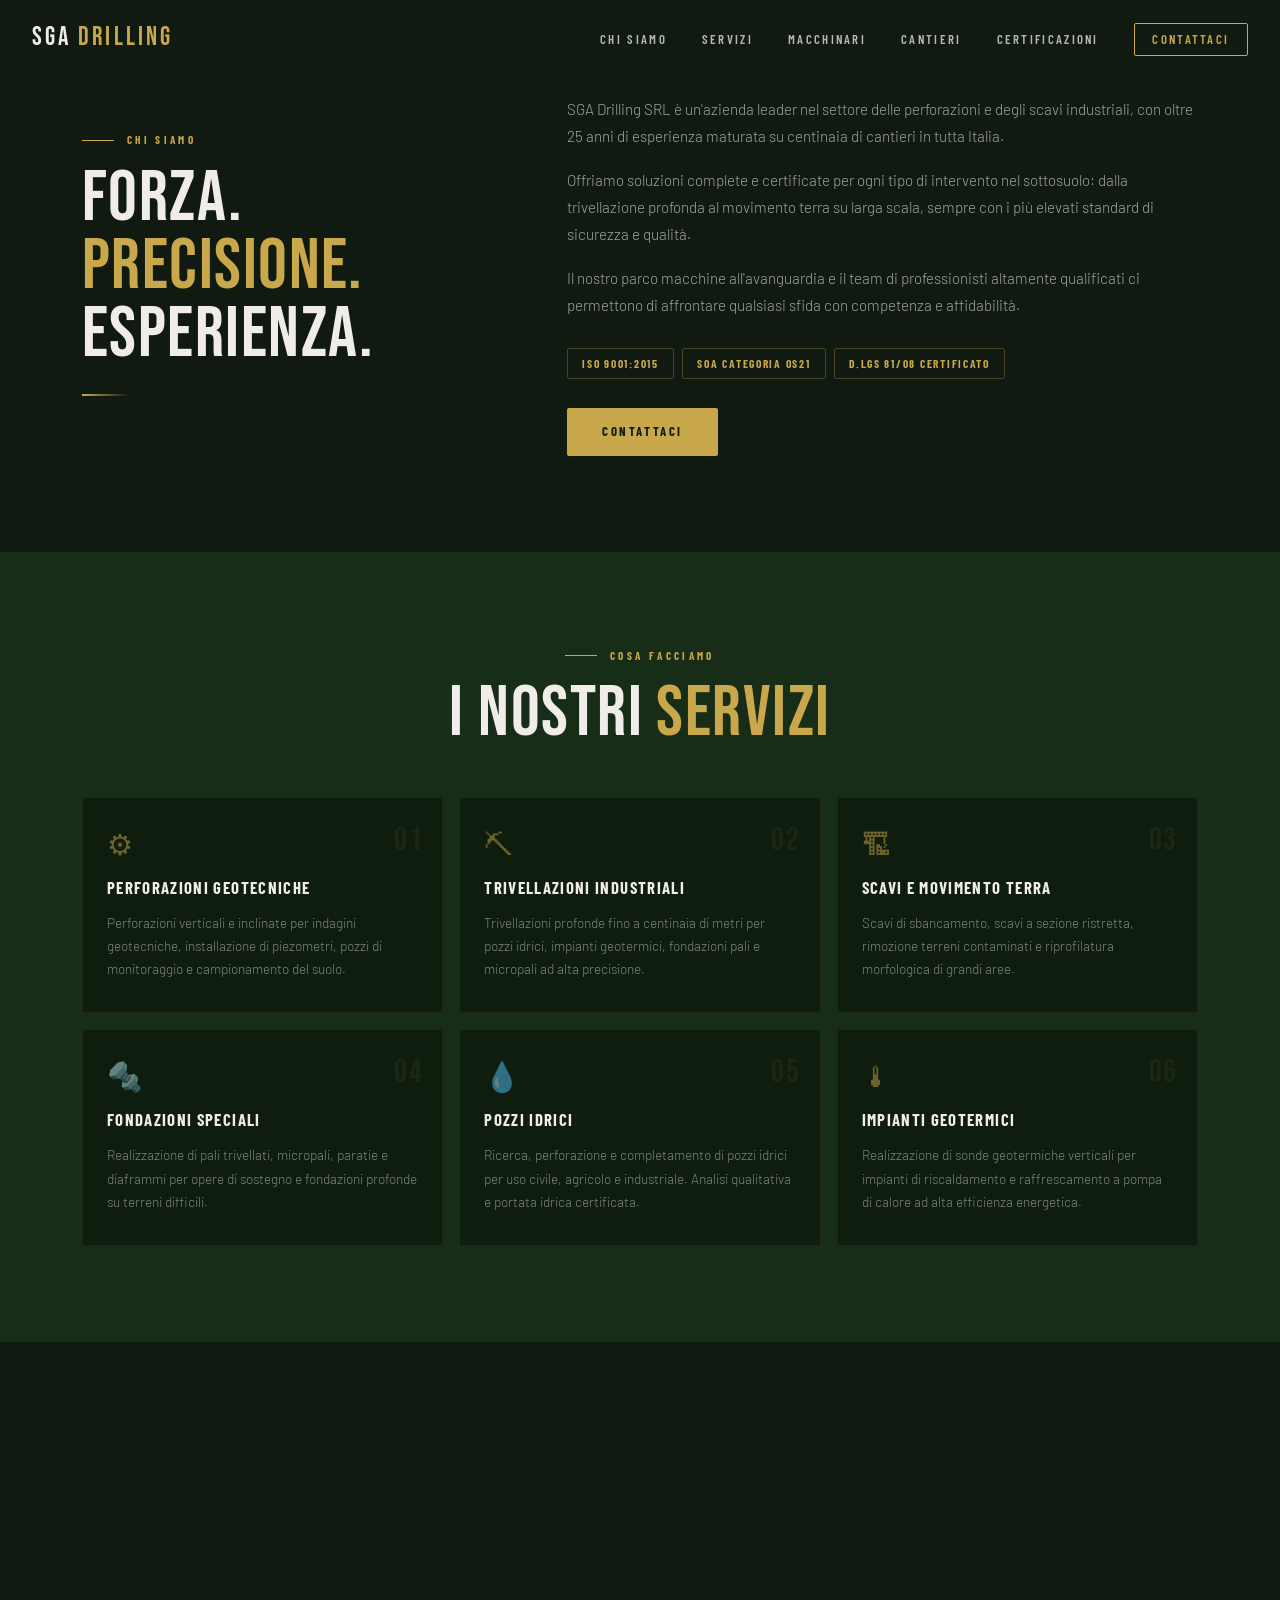
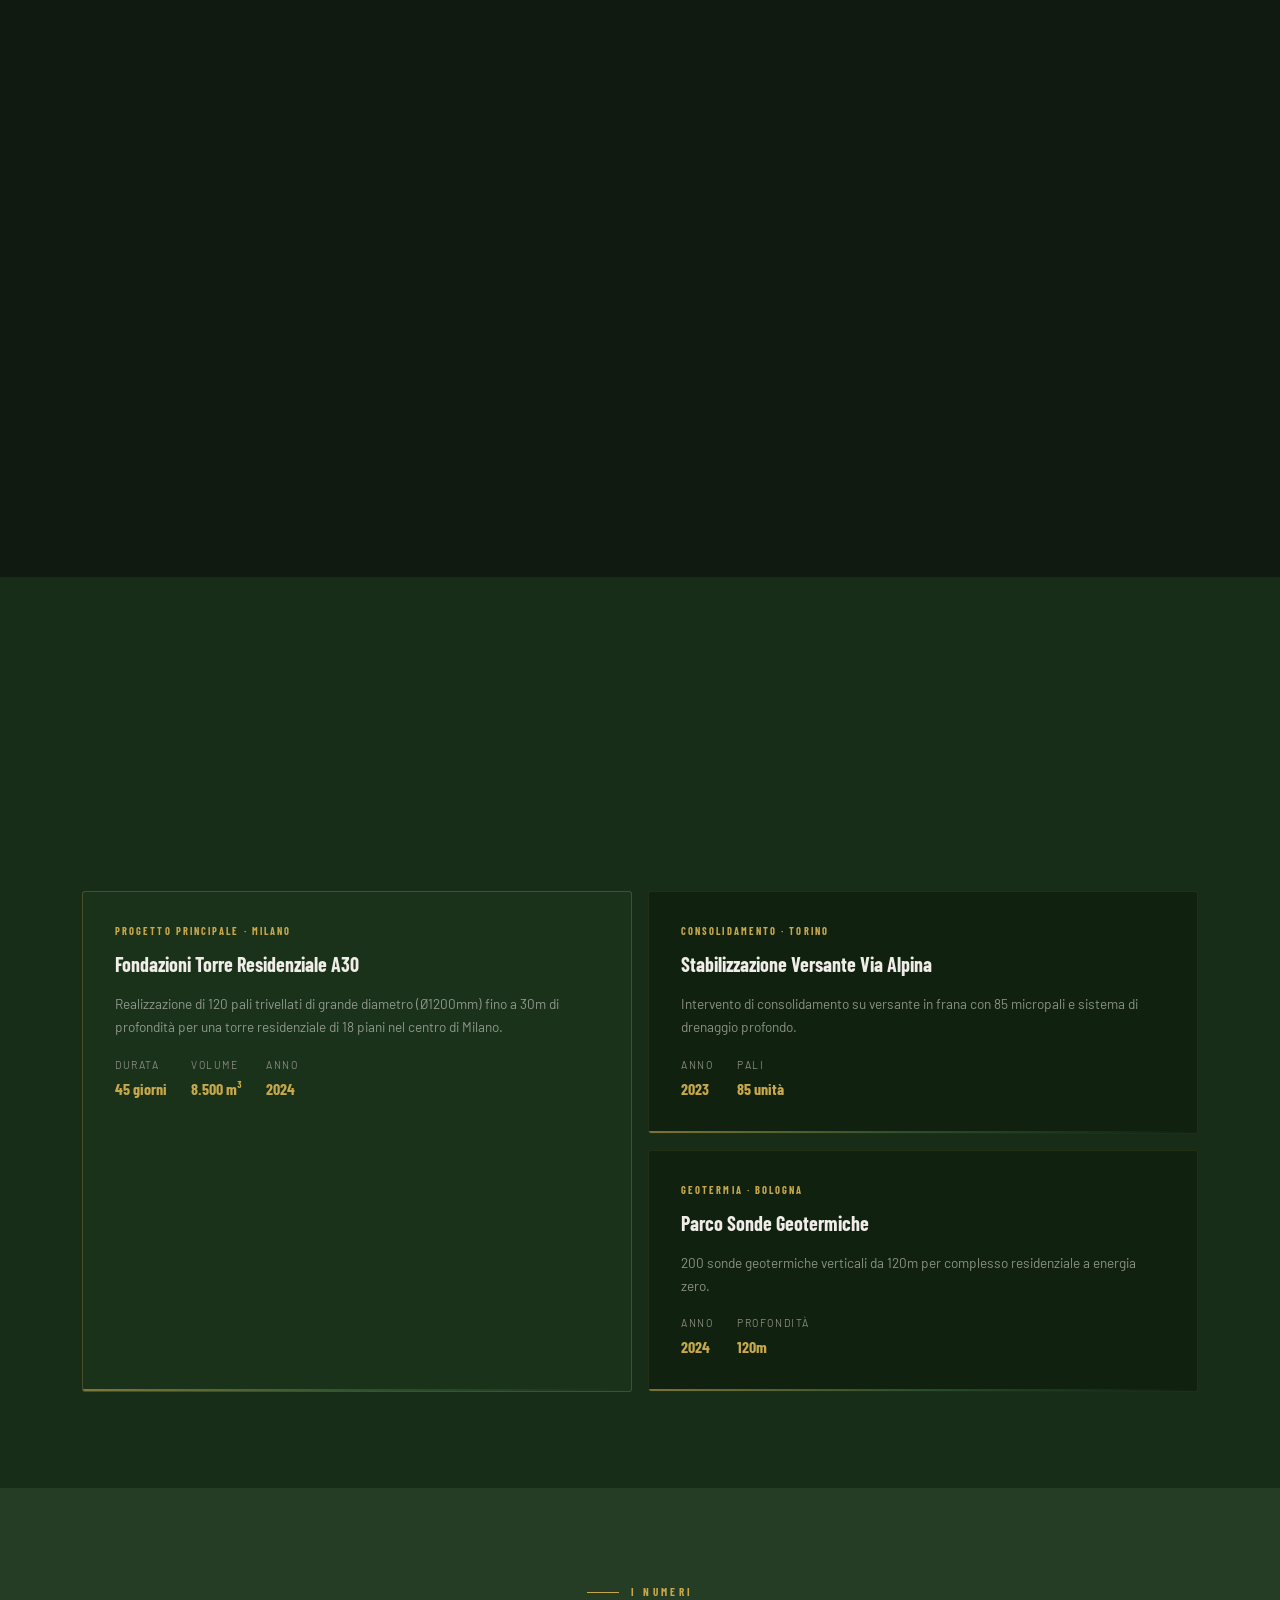
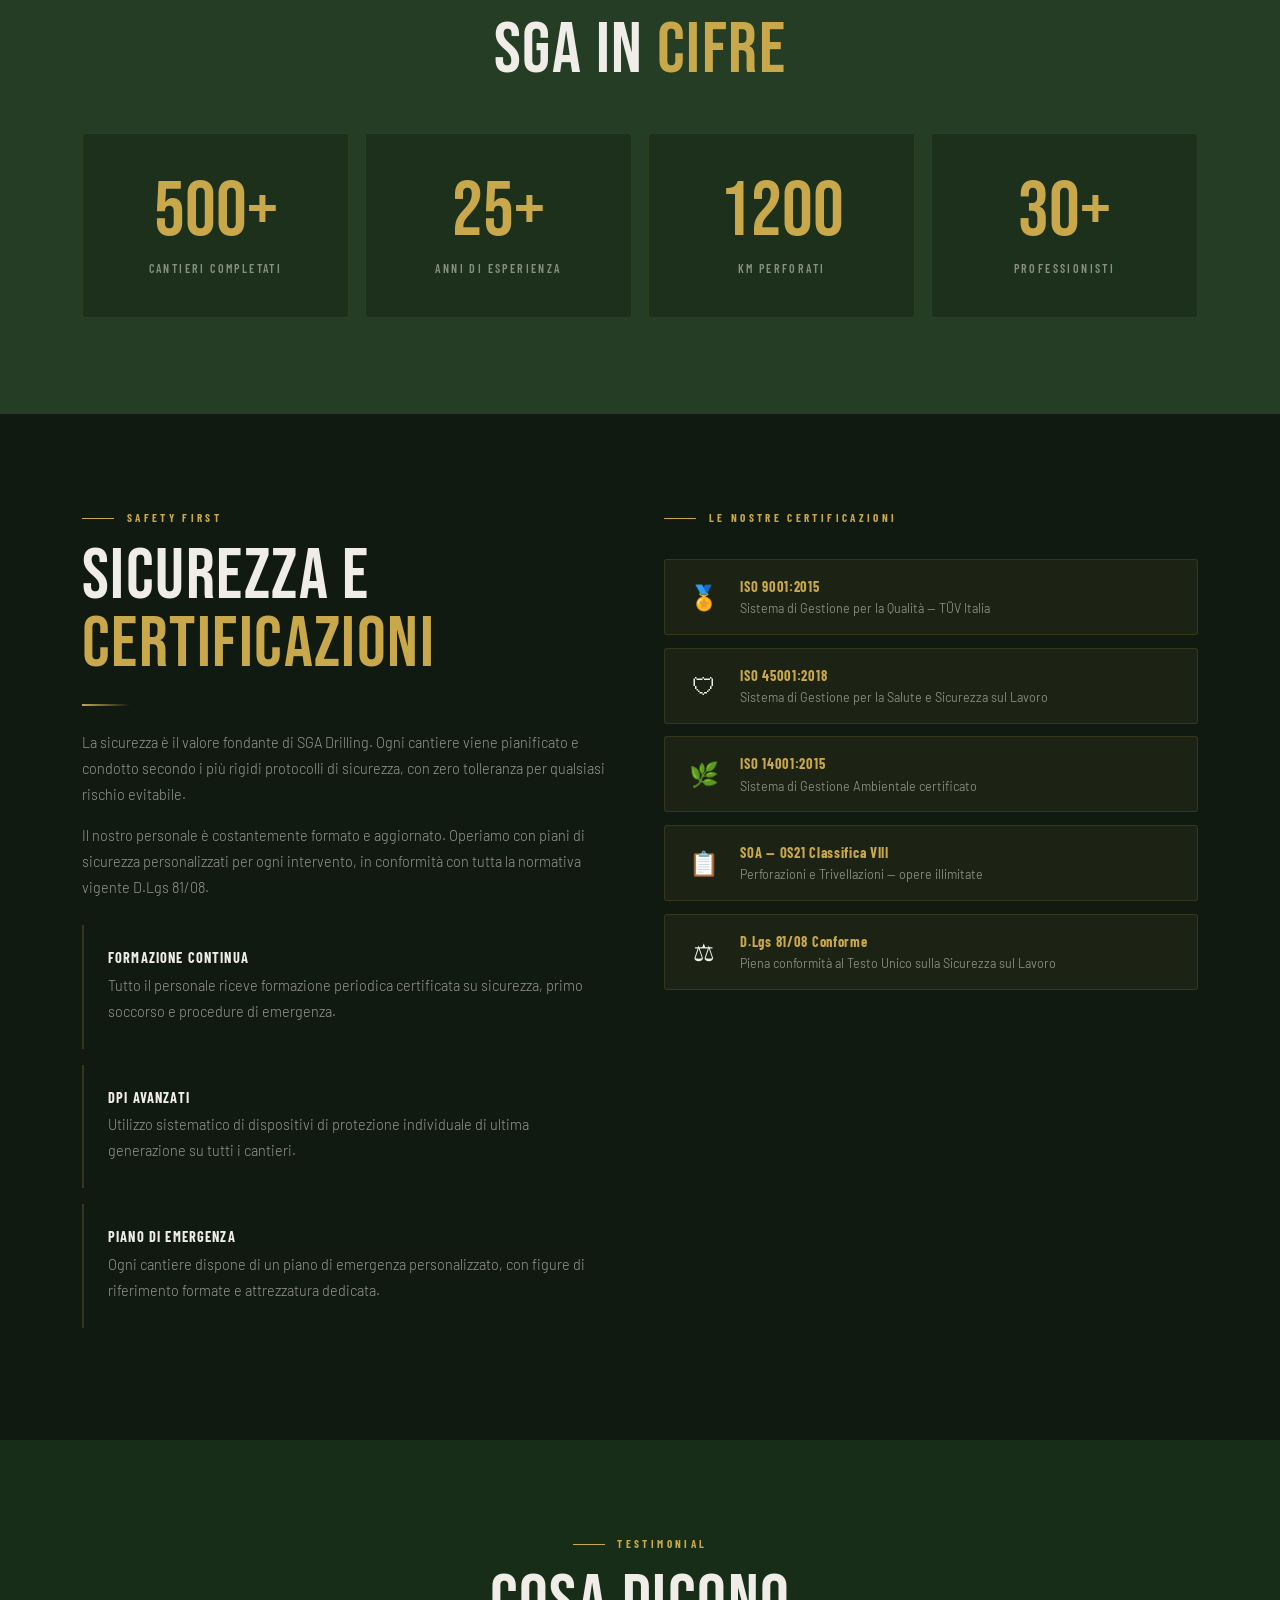
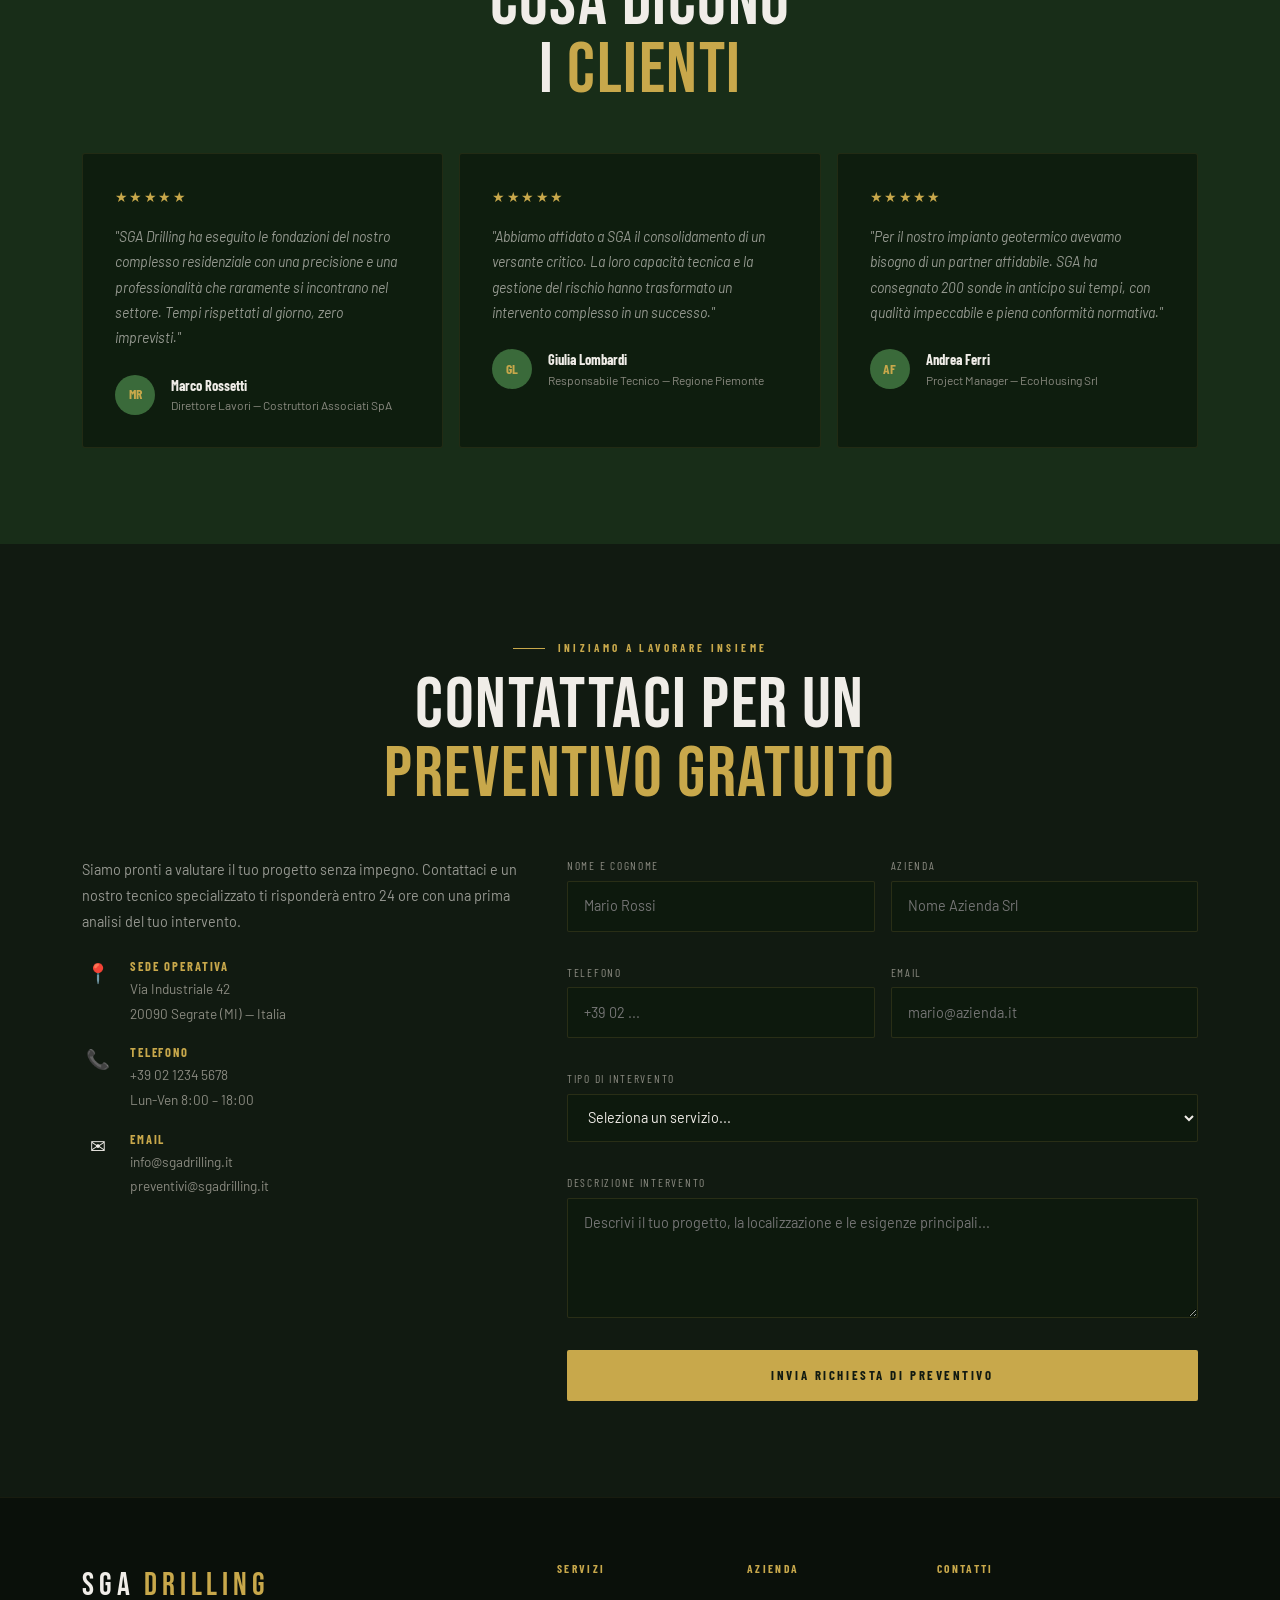
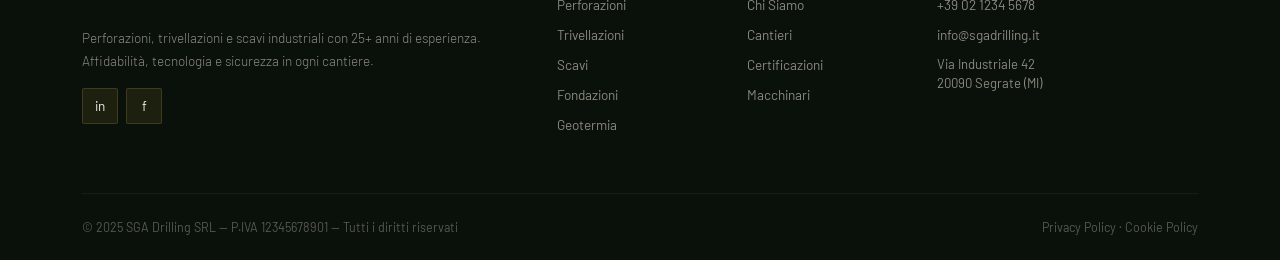
<file: index.html>
<!DOCTYPE html>
<html lang="it">
<head>
<meta charset="UTF-8">
<meta name="viewport" content="width=device-width, initial-scale=1.0">
<title>SGA Drilling SRL — Perforazioni & Scavi Industriali</title>

<!-- Bootstrap 5 -->
<link rel="stylesheet" href="https://cdn.jsdelivr.net/npm/bootstrap@5.3.3/dist/css/bootstrap.min.css">
<!-- Bootstrap Icons -->
<link rel="stylesheet" href="https://cdn.jsdelivr.net/npm/bootstrap-icons@1.11.3/font/bootstrap-icons.min.css">
<!-- Google Fonts -->
<link rel="preconnect" href="https://fonts.googleapis.com">
<link href="https://fonts.googleapis.com/css2?family=Bebas+Neue&family=Barlow+Condensed:wght@400;600;700&family=Barlow:wght@300;400;500&display=swap" rel="stylesheet">

<style>
:root{
  --g:#243d24;--g2:#182d18;--g3:#3a6a3a;
  --gold:#c8a84b;--gold2:#e8c96a;
  --cement:#8a8a80;--white:#f0ede8;
  --dark:#111a11;--grafite:#1c1c1c;
}

/* ===== RESET & BASE ===== */
*{box-sizing:border-box;margin:0;padding:0}
html{scroll-behavior:smooth}
body{
  font-family:'Barlow',sans-serif;
  background:var(--dark);
  color:var(--white);
  overflow-x:hidden;
}

/* ===== NAVBAR ===== */
#navbar{
  position:fixed;top:0;left:0;right:0;
  z-index:1100;
  padding:1.2rem 2rem;
  transition:all 0.4s ease;
  background:transparent;
}
#navbar.scrolled{
  background:rgba(17,26,17,0.95);
  padding:0.7rem 2rem;
  backdrop-filter:blur(10px);
  border-bottom:1px solid rgba(200,168,75,0.12);
}
.nav-logo{
  font-family:'Bebas Neue',sans-serif;
  font-size:1.6rem;letter-spacing:0.12em;
  color:var(--white);text-decoration:none;
}
.nav-logo span{color:var(--gold)}

/* Desktop nav links */
.nav-links a{
  font-family:'Barlow Condensed',sans-serif;
  font-size:0.8rem;font-weight:600;
  letter-spacing:0.18em;text-transform:uppercase;
  color:rgba(240,237,232,0.75);
  text-decoration:none;
  margin-left:2rem;
  transition:color 0.2s;
}
.nav-links a:hover{color:var(--gold)}
.nav-links .nav-cta{
  border:1px solid var(--gold);
  padding:0.45rem 1.1rem;
  color:var(--gold);
  border-radius:2px;
}
.nav-links .nav-cta:hover{background:var(--gold);color:var(--dark)}

/* Hamburger button */
.hamburger{
  display:none;
  flex-direction:column;justify-content:center;align-items:center;
  width:40px;height:40px;
  background:none;border:none;cursor:pointer;
  gap:5px;padding:4px;
}
.hamburger span{
  display:block;width:24px;height:2px;
  background:var(--white);
  transition:all 0.3s ease;
  transform-origin:center;
}
.hamburger.open span:nth-child(1){transform:translateY(7px) rotate(45deg)}
.hamburger.open span:nth-child(2){opacity:0;transform:scaleX(0)}
.hamburger.open span:nth-child(3){transform:translateY(-7px) rotate(-45deg)}

/* Mobile menu drawer */
#mobile-menu{
  position:fixed;top:0;right:0;bottom:0;
  width:min(280px,80vw);
  background:rgba(17,26,17,0.98);
  backdrop-filter:blur(20px);
  border-left:1px solid rgba(200,168,75,0.15);
  z-index:1200;
  transform:translateX(100%);
  transition:transform 0.35s cubic-bezier(0.4,0,0.2,1);
  padding:5rem 2rem 2rem;
  display:flex;flex-direction:column;gap:0.4rem;
}
#mobile-menu.open{transform:translateX(0)}
#mobile-overlay{
  position:fixed;inset:0;z-index:1150;
  background:rgba(0,0,0,0.5);
  opacity:0;pointer-events:none;
  transition:opacity 0.3s;
}
#mobile-overlay.open{opacity:1;pointer-events:all}
#mobile-menu a{
  font-family:'Barlow Condensed',sans-serif;
  font-size:1.3rem;font-weight:600;
  letter-spacing:0.12em;text-transform:uppercase;
  color:rgba(240,237,232,0.8);
  text-decoration:none;
  padding:0.8rem 0;
  border-bottom:1px solid rgba(200,168,75,0.08);
  transition:color 0.2s,padding-left 0.2s;
}
#mobile-menu a:hover{color:var(--gold);padding-left:0.5rem}
#mobile-menu .mob-cta{
  margin-top:1.5rem;
  background:var(--gold);color:var(--dark);
  text-align:center;padding:0.9rem;
  font-weight:700;border-bottom:none;border-radius:2px;
}

/* ===== HERO ===== */
#hero-scroll-container{height:200vh}
#hero{
  position:sticky;top:0;
  width:100%;height:100vh;
  overflow:hidden;
}
#cantiere-wrap{
  position:absolute;inset:0;
  display:flex;align-items:center;justify-content:center;
  transform-origin:center center;
  will-change:transform;
}
#hero-photo{
  position:absolute;inset:0;
  background-image:url('[data-uri]');
  background-size:cover;
  background-position:center 30%;
  filter:brightness(0.65) saturate(0.75) contrast(1.08);
  transform:scale(1.08) translateZ(0);
  z-index:1;will-change:transform;
}
#hero-depth-fog{
  position:absolute;inset:0;z-index:2;
  background:linear-gradient(180deg,
    rgba(17,26,17,0.78) 0%,
    rgba(17,26,17,0.28) 38%,
    rgba(17,26,17,0.28) 58%,
    rgba(17,26,17,0.95) 100%
  );pointer-events:none;
}
#hero-color-tint{
  position:absolute;inset:0;z-index:2;
  background:radial-gradient(ellipse at 50% 75%,
    rgba(36,61,36,0.50) 0%,rgba(24,45,24,0.20) 55%,transparent 80%
  );pointer-events:none;
}
#hero-bottom-blend{
  position:absolute;bottom:0;left:0;right:0;
  height:40%;z-index:15;
  background:linear-gradient(to bottom,transparent 0%,rgba(17,26,17,0.6) 55%,var(--dark) 100%);
  pointer-events:none;
}
.hero-vignette{
  position:absolute;inset:0;
  background:radial-gradient(ellipse at center,transparent 25%,rgba(17,26,17,0.6) 100%);
  pointer-events:none;z-index:14;
}
#hero-ui{
  position:absolute;inset:0;
  display:flex;flex-direction:column;
  justify-content:center;align-items:center;
  text-align:center;
  z-index:20;padding:0 1.5rem;
}
.hero-eyebrow{
  font-family:'Barlow Condensed',sans-serif;
  font-size:0.75rem;font-weight:600;
  letter-spacing:0.3em;text-transform:uppercase;
  color:var(--gold);margin-bottom:1.5rem;
  opacity:0.9;
}
.hero-title{
  font-family:'Bebas Neue',sans-serif;
  font-size:clamp(5rem,14vw,11rem);
  line-height:0.92;letter-spacing:0.04em;
  color:var(--white);margin-bottom:1.5rem;
}
.hero-title .accent{color:var(--gold)}
.hero-subtitle{
  font-family:'Barlow',sans-serif;
  font-size:clamp(0.95rem,2vw,1.2rem);
  font-weight:300;letter-spacing:0.15em;
  color:rgba(240,237,232,0.65);margin-bottom:2.5rem;
}
.scroll-hint{
  position:absolute;bottom:2.5rem;left:50%;transform:translateX(-50%);
  z-index:20;display:flex;flex-direction:column;align-items:center;gap:0.5rem;
}
.scroll-hint span{
  font-family:'Barlow Condensed',sans-serif;
  font-size:0.65rem;letter-spacing:0.2em;text-transform:uppercase;
  color:rgba(240,237,232,0.4);
}
.scroll-arrow{
  width:1px;height:40px;
  background:linear-gradient(to bottom,rgba(200,168,75,0.6),transparent);
  animation:scrollPulse 2s ease-in-out infinite;
}
@keyframes scrollPulse{0%,100%{opacity:0.4;transform:scaleY(1)}50%{opacity:1;transform:scaleY(1.15)}}

/* ===== BUTTONS ===== */
.btn-primary-sga{
  display:inline-block;
  background:var(--gold);color:var(--dark);
  font-family:'Barlow Condensed',sans-serif;
  font-size:0.8rem;font-weight:700;
  letter-spacing:0.2em;text-transform:uppercase;
  padding:0.9rem 2.2rem;border-radius:2px;
  text-decoration:none;border:none;cursor:pointer;
  transition:all 0.3s ease;
}
.btn-primary-sga:hover{background:var(--gold2);color:var(--dark);transform:translateY(-2px)}
.btn-secondary-sga{
  display:inline-block;
  background:transparent;color:var(--white);
  font-family:'Barlow Condensed',sans-serif;
  font-size:0.8rem;font-weight:600;
  letter-spacing:0.2em;text-transform:uppercase;
  padding:0.9rem 2.2rem;border-radius:2px;
  text-decoration:none;
  border:1px solid rgba(240,237,232,0.25);
  transition:all 0.3s ease;
}
.btn-secondary-sga:hover{border-color:var(--gold);color:var(--gold)}

/* ===== SECTIONS COMMON ===== */
section{padding:6rem 0}
.section-label{
  display:flex;align-items:center;gap:0.8rem;
  font-family:'Barlow Condensed',sans-serif;
  font-size:0.7rem;font-weight:700;
  letter-spacing:0.3em;text-transform:uppercase;
  color:var(--gold);margin-bottom:1rem;
}
.section-label::before{
  content:'';display:block;
  width:2rem;height:1px;background:var(--gold);
}
.section-title{
  font-family:'Bebas Neue',sans-serif;
  font-size:clamp(2.5rem,6vw,4.5rem);
  line-height:0.95;letter-spacing:0.02em;
  color:var(--white);margin-bottom:0;
}
.section-title .accent{color:var(--gold)}
.sep-line{
  width:3rem;height:2px;
  background:linear-gradient(90deg,var(--gold),transparent);
  margin:1.5rem 0;
}

/* ===== ABOUT ===== */
#about{background:var(--dark)}
#about p{
  font-size:0.95rem;line-height:1.8;
  color:rgba(240,237,232,0.65);font-weight:300;
  margin-bottom:1rem;
}
.about-badge{
  display:inline-block;
  font-family:'Barlow Condensed',sans-serif;
  font-size:0.72rem;font-weight:700;
  letter-spacing:0.15em;text-transform:uppercase;
  color:var(--gold);
  border:1px solid rgba(200,168,75,0.3);
  padding:0.35rem 0.9rem;margin:0.3rem 0.3rem 0.3rem 0;
  border-radius:2px;
}

/* ===== SERVIZI ===== */
#servizi{background:var(--g2)}
.servizio{
  padding:2rem 1.5rem;
  background:rgba(13,26,13,0.8);
  border:1px solid rgba(200,168,75,0.08);
  border-radius:3px;
  transition:all 0.4s ease;
  height:100%;position:relative;overflow:hidden;
}
.servizio::after{
  content:'';position:absolute;bottom:0;left:0;right:0;height:2px;
  background:linear-gradient(90deg,transparent,var(--gold),transparent);
  transform:scaleX(0);transition:transform 0.4s ease;
}
.servizio:hover{background:rgba(45,74,45,0.3)}
.servizio:hover::after{transform:scaleX(1)}
.srv-icon{font-size:1.8rem;margin-bottom:1rem;color:rgba(200,168,75,0.5);line-height:1}
.srv-num{
  position:absolute;top:1.2rem;right:1.2rem;
  font-family:'Bebas Neue',sans-serif;font-size:2rem;
  color:rgba(200,168,75,0.08);letter-spacing:0.05em;
}
.srv-title{
  font-family:'Barlow Condensed',sans-serif;
  font-size:1.05rem;font-weight:700;
  letter-spacing:0.08em;text-transform:uppercase;
  color:var(--white);margin-bottom:0.7rem;
}
.srv-desc{
  font-size:0.85rem;line-height:1.7;
  color:rgba(240,237,232,0.5);font-weight:300;margin:0;
}

/* ===== MACCHINARI ===== */
#macchinari{background:var(--dark)}
.macch-item{
  display:flex;gap:1.2rem;align-items:flex-start;
  padding:1.5rem;
  border-left:2px solid rgba(200,168,75,0.15);
  margin-bottom:1rem;
  transition:border-color 0.3s;
}
.macch-item:hover{border-left-color:var(--gold)}
.macch-icon{font-size:1.6rem;flex-shrink:0;margin-top:2px}
.macch-item h4{
  font-family:'Barlow Condensed',sans-serif;
  font-size:1rem;font-weight:700;
  letter-spacing:0.06em;text-transform:uppercase;
  color:var(--white);margin-bottom:0.4rem;
}
.macch-item p{font-size:0.85rem;color:rgba(240,237,232,0.5);margin:0;line-height:1.6}

/* ===== CANTIERI ===== */
#cantieri{background:var(--g2)}
.progetto{
  padding:2rem;
  background:rgba(13,26,13,0.6);
  border:1px solid rgba(200,168,75,0.1);
  border-radius:3px;
  position:relative;overflow:hidden;
  height:100%;
}
.progetto.featured{
  border-color:rgba(200,168,75,0.25);
  background:rgba(36,61,36,0.3);
}
.progetto-tag{
  font-family:'Barlow Condensed',sans-serif;
  font-size:0.65rem;font-weight:700;
  letter-spacing:0.2em;text-transform:uppercase;
  color:var(--gold);margin-bottom:0.8rem;
}
.progetto h3{
  font-family:'Barlow Condensed',sans-serif;
  font-size:1.25rem;font-weight:700;
  color:var(--white);margin-bottom:1rem;
}
.progetto p{font-size:0.85rem;line-height:1.7;color:rgba(240,237,232,0.55);margin-bottom:1.2rem}
.progetto-bar{
  position:absolute;bottom:0;left:0;right:0;height:2px;
  background:linear-gradient(90deg,var(--gold),var(--g3),transparent);
  opacity:0.6;
}
.meta-item{display:flex;flex-direction:column;gap:0.2rem}
.meta-item .ml{font-size:0.65rem;letter-spacing:0.15em;text-transform:uppercase;color:var(--cement)}
.meta-item .mv{font-family:'Barlow Condensed',sans-serif;font-size:1rem;font-weight:700;color:var(--gold)}

/* ===== NUMERI ===== */
#numeri{background:var(--g)}
.numero-box{
  text-align:center;
  padding:2.5rem 1rem;
  border:1px solid rgba(200,168,75,0.1);
  border-radius:3px;
  background:rgba(0,0,0,0.2);
}
.numero-big{
  font-family:'Bebas Neue',sans-serif;
  font-size:clamp(3rem,6vw,5rem);
  color:var(--gold);line-height:1;
  margin-bottom:0.5rem;
}
.numero-lbl{
  font-family:'Barlow Condensed',sans-serif;
  font-size:0.75rem;font-weight:600;
  letter-spacing:0.2em;text-transform:uppercase;
  color:rgba(240,237,232,0.5);
}

/* ===== SICUREZZA ===== */
#sicurezza{background:var(--dark)}
#sicurezza p{font-size:0.9rem;line-height:1.8;color:rgba(240,237,232,0.6);font-weight:300}
.pillar{
  padding:1.5rem;
  border-left:2px solid rgba(200,168,75,0.2);
  margin-bottom:1rem;
}
.pillar h4{
  font-family:'Barlow Condensed',sans-serif;
  font-size:0.9rem;font-weight:700;
  letter-spacing:0.08em;text-transform:uppercase;
  color:var(--white);margin-bottom:0.4rem;
}
.pillar p{font-size:0.82rem;color:rgba(240,237,232,0.5);margin:0}
.cert-badge{
  display:flex;align-items:center;gap:1rem;
  padding:1rem 1.2rem;
  background:rgba(200,168,75,0.06);
  border:1px solid rgba(200,168,75,0.15);
  border-radius:3px;margin-bottom:0.8rem;
}
.cert-icon{
  font-size:1.5rem;flex-shrink:0;
  width:2.5rem;text-align:center;
}
.cert-name{
  font-family:'Barlow Condensed',sans-serif;
  font-size:0.9rem;font-weight:700;
  letter-spacing:0.05em;color:var(--gold);
}
.cert-desc{font-size:0.78rem;color:var(--cement);margin-top:0.1rem}

/* ===== RECENSIONI ===== */
#recensioni{background:var(--g2)}
.rec-card{
  padding:2rem;
  background:rgba(13,26,13,0.8);
  border:1px solid rgba(200,168,75,0.1);
  border-radius:3px;height:100%;
}
.rec-stars{color:var(--gold);font-size:0.9rem;margin-bottom:1rem;letter-spacing:0.1em}
.rec-text{font-size:0.88rem;line-height:1.8;color:rgba(240,237,232,0.6);font-style:italic;margin-bottom:1.5rem}
.rec-avatar{
  width:40px;height:40px;border-radius:50%;
  background:var(--g3);color:var(--gold);
  display:flex;align-items:center;justify-content:center;
  font-family:'Barlow Condensed',sans-serif;
  font-size:0.85rem;font-weight:700;flex-shrink:0;
}
.rec-name{font-family:'Barlow Condensed',sans-serif;font-weight:700;font-size:0.9rem;color:var(--white)}
.rec-role{font-size:0.75rem;color:var(--cement)}

/* ===== CONTATTI ===== */
#contatti{background:var(--dark)}
.cont-info p{font-size:0.9rem;line-height:1.8;color:rgba(240,237,232,0.6);margin-bottom:1.5rem}
.cont-detail{display:flex;gap:1rem;align-items:flex-start;margin-bottom:1.2rem}
.cont-icon{font-size:1.2rem;flex-shrink:0;width:2rem;text-align:center}
.cont-detail h4{
  font-family:'Barlow Condensed',sans-serif;
  font-size:0.78rem;font-weight:700;
  letter-spacing:0.15em;text-transform:uppercase;
  color:var(--gold);margin-bottom:0.2rem;
}
.cont-detail p{font-size:0.85rem;color:var(--cement);margin:0}
.form-group{display:flex;flex-direction:column;gap:0.4rem;margin-bottom:1rem}
.form-group label{
  font-family:'Barlow Condensed',sans-serif;
  font-size:0.72rem;letter-spacing:0.15em;
  color:var(--cement);text-transform:uppercase;
}
.form-group input,
.form-group textarea,
.form-group select{
  background:rgba(13,26,13,0.8);
  border:1px solid rgba(200,168,75,0.15);
  color:var(--white);padding:0.85rem 1rem;
  font-family:'Barlow',sans-serif;font-size:0.9rem;
  border-radius:2px;outline:none;
  transition:border-color 0.3s;width:100%;
}
.form-group input:focus,
.form-group textarea:focus{border-color:rgba(200,168,75,0.5)}
.form-group textarea{resize:vertical;min-height:120px}

/* ===== FOOTER ===== */
footer{background:rgba(0,0,0,0.4);padding:4rem 0 1.5rem;border-top:1px solid rgba(200,168,75,0.08)}
.footer-logo{
  font-family:'Bebas Neue',sans-serif;
  font-size:2rem;letter-spacing:0.15em;
  color:var(--white);margin-bottom:1rem;
}
.footer-logo span{color:var(--gold)}
.footer-desc{font-size:0.85rem;line-height:1.7;color:var(--cement);font-weight:300}
footer h4{
  font-family:'Barlow Condensed',sans-serif;
  font-size:0.72rem;font-weight:700;
  letter-spacing:0.2em;text-transform:uppercase;
  color:var(--gold);margin-bottom:1.2rem;
}
footer a{
  display:block;font-size:0.85rem;
  color:var(--cement);text-decoration:none;
  margin-bottom:0.6rem;transition:color 0.2s;
}
footer a:hover{color:var(--white)}
.footer-bottom{
  border-top:1px solid rgba(200,168,75,0.08);
  padding-top:1.5rem;margin-top:3rem;
  display:flex;justify-content:space-between;align-items:center;
  flex-wrap:wrap;gap:0.5rem;
}
.footer-bottom p{font-size:0.78rem;color:rgba(138,138,128,0.6);margin:0}

/* ===== REVEAL ANIMATIONS ===== */
.reveal{opacity:0;transform:translateY(30px);transition:opacity 0.7s ease,transform 0.7s ease}
.reveal.visible{opacity:1;transform:translateY(0)}

/* ===== MOBILE RESPONSIVE ===== */
@media(max-width:991px){
  .hamburger{display:flex}
  .nav-links{display:none}
  #navbar{padding:1rem 1.2rem}
  #navbar.scrolled{padding:0.6rem 1.2rem}
  section{padding:4rem 0}
  .hero-title{font-size:clamp(3.5rem,16vw,6rem)}
  .hero-eyebrow{font-size:0.65rem;letter-spacing:0.2em}
}
@media(max-width:575px){
  section{padding:3rem 0}
  .numero-box{padding:1.5rem 0.5rem}
  .progetto{padding:1.5rem}
  .macch-item{padding:1rem}
}

/* Close button inside mobile drawer */
#menu-close{
  position:absolute;top:1.4rem;right:1.4rem;
  width:42px;height:42px;
  background:rgba(200,168,75,0.08);
  border:1px solid rgba(200,168,75,0.25);
  border-radius:50%;
  display:flex;align-items:center;justify-content:center;
  cursor:pointer;
  flex-direction:column;gap:5px;
  transition:background 0.25s, border-color 0.25s, transform 0.35s cubic-bezier(0.34,1.56,0.64,1);
}
#menu-close:hover{
  background:rgba(200,168,75,0.18);
  border-color:var(--gold);
  transform:rotate(90deg) scale(1.1);
}
#menu-close span{
  display:block;width:16px;height:1.5px;
  background:var(--white);
  transform-origin:center;
  transition:background 0.2s;
}
#menu-close span:nth-child(1){transform:translateY(3.25px) rotate(45deg)}
#menu-close span:nth-child(2){transform:translateY(-3.25px) rotate(-45deg)}
#menu-close:hover span{background:var(--gold)}

/* ===== CINEMATIC OVERLAY ===== */
#cinematic-overlay{
  position:fixed;inset:0;background:var(--dark);
  z-index:9000;pointer-events:none;opacity:0;
}
</style>
</head>
<body>

<!-- CINEMATIC OVERLAY -->
<div id="cinematic-overlay"></div>

<!-- MOBILE OVERLAY -->
<div id="mobile-overlay"></div>

<!-- MOBILE MENU DRAWER -->
<div id="mobile-menu">
  <button id="menu-close" aria-label="Chiudi menu">
    <span></span><span></span>
  </button>
  <a href="#about" class="mob-link">Chi Siamo</a>
  <a href="#servizi" class="mob-link">Servizi</a>
  <a href="#macchinari" class="mob-link">Macchinari</a>
  <a href="#cantieri" class="mob-link">Cantieri</a>
  <a href="#sicurezza" class="mob-link">Certificazioni</a>
  <a href="#contatti" class="mob-cta mob-link">Contattaci</a>
</div>

<!-- NAVBAR -->
<header id="navbar">
  <div class="d-flex justify-content-between align-items-center">
    <a href="#" class="nav-logo">SGA <span>DRILLING</span></a>
    <nav class="nav-links">
      <a href="#about">Chi Siamo</a>
      <a href="#servizi">Servizi</a>
      <a href="#macchinari">Macchinari</a>
      <a href="#cantieri">Cantieri</a>
      <a href="#sicurezza">Certificazioni</a>
      <a href="#contatti" class="nav-cta">Contattaci</a>
    </nav>
    <button class="hamburger" id="hamburger" aria-label="Menu">
      <span></span><span></span><span></span>
    </button>
  </div>
</header>

<!-- HERO SCROLL CONTAINER -->
<div id="hero-scroll-container">
<section id="hero">
  <div id="cantiere-wrap">
    <div id="hero-photo"></div>
    <div id="hero-depth-fog"></div>
    <div id="hero-color-tint"></div>
  </div>
  <div id="hero-bottom-blend"></div>
  <div class="hero-vignette" id="hero-vignette"></div>

  <!-- Hero UI -->
  <div id="hero-ui">
    <div class="hero-eyebrow">Perforazioni · Scavi · Trivellazioni Industriali</div>
    <h1 class="hero-title">SGA<br><span class="accent">DRILLING</span><br>SRL</h1>
    <div class="hero-subtitle">Dove il suolo incontra la tecnologia</div>
    <div class="d-flex gap-3 flex-wrap justify-content-center">
      <a href="#about" class="btn-primary-sga">Scopri i Servizi</a>
      <a href="#contatti" class="btn-secondary-sga">Richiedi Preventivo</a>
    </div>
  </div>

  <!-- Scroll hint -->
  <div class="scroll-hint" id="scroll-hint">
    <span>Scorri</span>
    <div class="scroll-arrow"></div>
  </div>
</section>
</div>
<!-- /hero-scroll-container -->

<!-- ABOUT -->
<section id="about">
  <div class="container">
    <div class="row g-5 align-items-center">
      <div class="col-lg-5 reveal">
        <div class="section-label">Chi Siamo</div>
        <h2 class="section-title">Forza.<br><span class="accent">Precisione.</span><br>Esperienza.</h2>
        <div class="sep-line"></div>
      </div>
      <div class="col-lg-7 reveal">
        <p>SGA Drilling SRL è un'azienda leader nel settore delle perforazioni e degli scavi industriali, con oltre 25 anni di esperienza maturata su centinaia di cantieri in tutta Italia.</p>
        <p>Offriamo soluzioni complete e certificate per ogni tipo di intervento nel sottosuolo: dalla trivellazione profonda al movimento terra su larga scala, sempre con i più elevati standard di sicurezza e qualità.</p>
        <p>Il nostro parco macchine all'avanguardia e il team di professionisti altamente qualificati ci permettono di affrontare qualsiasi sfida con competenza e affidabilità.</p>
        <div class="mt-4">
          <span class="about-badge">ISO 9001:2015</span>
          <span class="about-badge">SOA Categoria OS21</span>
          <span class="about-badge">D.Lgs 81/08 Certificato</span>
        </div>
        <div class="mt-4">
          <a href="#contatti" class="btn-primary-sga">Contattaci</a>
        </div>
      </div>
    </div>
  </div>
</section>

<!-- SERVIZI -->
<section id="servizi">
  <div class="container">
    <div class="text-center mb-5 reveal">
      <div class="section-label justify-content-center">Cosa facciamo</div>
      <h2 class="section-title">I Nostri <span class="accent">Servizi</span></h2>
    </div>
    <div class="row g-3 reveal">
      <div class="col-md-6 col-lg-4">
        <div class="servizio">
          <div class="srv-num">01</div>
          <div class="srv-icon">⚙</div>
          <div class="srv-title">Perforazioni Geotecniche</div>
          <p class="srv-desc">Perforazioni verticali e inclinate per indagini geotecniche, installazione di piezometri, pozzi di monitoraggio e campionamento del suolo.</p>
        </div>
      </div>
      <div class="col-md-6 col-lg-4">
        <div class="servizio">
          <div class="srv-num">02</div>
          <div class="srv-icon">⛏</div>
          <div class="srv-title">Trivellazioni Industriali</div>
          <p class="srv-desc">Trivellazioni profonde fino a centinaia di metri per pozzi idrici, impianti geotermici, fondazioni pali e micropali ad alta precisione.</p>
        </div>
      </div>
      <div class="col-md-6 col-lg-4">
        <div class="servizio">
          <div class="srv-num">03</div>
          <div class="srv-icon">🏗</div>
          <div class="srv-title">Scavi e Movimento Terra</div>
          <p class="srv-desc">Scavi di sbancamento, scavi a sezione ristretta, rimozione terreni contaminati e riprofilatura morfologica di grandi aree.</p>
        </div>
      </div>
      <div class="col-md-6 col-lg-4">
        <div class="servizio">
          <div class="srv-num">04</div>
          <div class="srv-icon">🔩</div>
          <div class="srv-title">Fondazioni Speciali</div>
          <p class="srv-desc">Realizzazione di pali trivellati, micropali, paratie e diaframmi per opere di sostegno e fondazioni profonde su terreni difficili.</p>
        </div>
      </div>
      <div class="col-md-6 col-lg-4">
        <div class="servizio">
          <div class="srv-num">05</div>
          <div class="srv-icon">💧</div>
          <div class="srv-title">Pozzi Idrici</div>
          <p class="srv-desc">Ricerca, perforazione e completamento di pozzi idrici per uso civile, agricolo e industriale. Analisi qualitativa e portata idrica certificata.</p>
        </div>
      </div>
      <div class="col-md-6 col-lg-4">
        <div class="servizio">
          <div class="srv-num">06</div>
          <div class="srv-icon">🌡</div>
          <div class="srv-title">Impianti Geotermici</div>
          <p class="srv-desc">Realizzazione di sonde geotermiche verticali per impianti di riscaldamento e raffrescamento a pompa di calore ad alta efficienza energetica.</p>
        </div>
      </div>
    </div>
  </div>
</section>

<!-- MACCHINARI -->
<section id="macchinari">
  <div class="container">
    <div class="row g-5 align-items-start">
      <div class="col-lg-4 reveal">
        <div class="section-label">Parco Macchine</div>
        <h2 class="section-title">Tecnologia<br><span class="accent">d'Avanguardia</span></h2>
        <div class="sep-line"></div>
        <p style="font-size:0.9rem;line-height:1.8;color:rgba(240,237,232,0.6)">Il nostro parco macchine viene costantemente aggiornato con le tecnologie più recenti. Ogni macchinario è certificato, revisionato periodicamente e operato da personale specializzato.</p>
      </div>
      <div class="col-lg-8 reveal">
        <div class="macch-item">
          <div class="macch-icon">⚙</div>
          <div class="macch-info">
            <h4>Perforatrici Rotary</h4>
            <p>Sistemi rotary ad alta coppia per perforazioni fino a 500m di profondità su qualsiasi tipo di formazione geologica.</p>
          </div>
        </div>
        <div class="macch-item">
          <div class="macch-icon">🔨</div>
          <div class="macch-info">
            <h4>Escavatori Cingolati</h4>
            <p>Flotta di escavatori da 20 a 80 tonnellate per scavi in condizioni difficili, demolizioni e movimentazione terre su larga scala.</p>
          </div>
        </div>
        <div class="macch-item">
          <div class="macch-icon">⛏</div>
          <div class="macch-info">
            <h4>Sonde per Micropali</h4>
            <p>Attrezzature specializzate per la realizzazione di micropali in ambienti confinati, con diametri da 76 a 300mm.</p>
          </div>
        </div>
        <div class="macch-item">
          <div class="macch-icon">🌊</div>
          <div class="macch-info">
            <h4>Impianti di Iniezione</h4>
            <p>Sistemi ad alta pressione per consolidamento e impermeabilizzazione di terreni e strutture mediante iniezioni cementizie e chimiche.</p>
          </div>
        </div>
        <div class="macch-item">
          <div class="macch-icon">📡</div>
          <div class="macch-info">
            <h4>Strumentazione Geotecnica</h4>
            <p>Sensori e sistemi di monitoraggio in tempo reale per il controllo di cedimenti, pressioni interstiziali e deformazioni strutturali.</p>
          </div>
        </div>
      </div>
    </div>
  </div>
</section>

<!-- CANTIERI -->
<section id="cantieri">
  <div class="container">
    <div class="row align-items-end mb-5">
      <div class="col-lg-6 reveal">
        <div class="section-label">Portfolio Lavori</div>
        <h2 class="section-title">Cantieri<br><span class="accent">Realizzati</span></h2>
      </div>
      <div class="col-lg-6 text-lg-end reveal">
        <a href="#contatti" class="btn-secondary-sga">Vedi tutti i progetti →</a>
      </div>
    </div>
    <div class="row g-3 reveal">
      <div class="col-lg-6">
        <div class="progetto featured h-100">
          <div class="progetto-tag">Progetto principale · Milano</div>
          <h3>Fondazioni Torre Residenziale A30</h3>
          <p>Realizzazione di 120 pali trivellati di grande diametro (Ø1200mm) fino a 30m di profondità per una torre residenziale di 18 piani nel centro di Milano.</p>
          <div class="d-flex gap-4 mt-3">
            <div class="meta-item"><span class="ml">Durata</span><span class="mv">45 giorni</span></div>
            <div class="meta-item"><span class="ml">Volume</span><span class="mv">8.500 m³</span></div>
            <div class="meta-item"><span class="ml">Anno</span><span class="mv">2024</span></div>
          </div>
          <div class="progetto-bar"></div>
        </div>
      </div>
      <div class="col-lg-6">
        <div class="row g-3 h-100">
          <div class="col-12">
            <div class="progetto">
              <div class="progetto-tag">Consolidamento · Torino</div>
              <h3>Stabilizzazione Versante Via Alpina</h3>
              <p>Intervento di consolidamento su versante in frana con 85 micropali e sistema di drenaggio profondo.</p>
              <div class="d-flex gap-4 mt-2">
                <div class="meta-item"><span class="ml">Anno</span><span class="mv">2023</span></div>
                <div class="meta-item"><span class="ml">Pali</span><span class="mv">85 unità</span></div>
              </div>
              <div class="progetto-bar"></div>
            </div>
          </div>
          <div class="col-12">
            <div class="progetto">
              <div class="progetto-tag">Geotermia · Bologna</div>
              <h3>Parco Sonde Geotermiche</h3>
              <p>200 sonde geotermiche verticali da 120m per complesso residenziale a energia zero.</p>
              <div class="d-flex gap-4 mt-2">
                <div class="meta-item"><span class="ml">Anno</span><span class="mv">2024</span></div>
                <div class="meta-item"><span class="ml">Profondità</span><span class="mv">120m</span></div>
              </div>
              <div class="progetto-bar"></div>
            </div>
          </div>
        </div>
      </div>
    </div>
  </div>
</section>

<!-- NUMERI -->
<section id="numeri">
  <div class="container">
    <div class="text-center mb-5 reveal">
      <div class="section-label justify-content-center">I Numeri</div>
      <h2 class="section-title">SGA in <span class="accent">Cifre</span></h2>
    </div>
    <div class="row g-3 reveal">
      <div class="col-6 col-lg-3"><div class="numero-box"><div class="numero-big">500+</div><div class="numero-lbl">Cantieri completati</div></div></div>
      <div class="col-6 col-lg-3"><div class="numero-box"><div class="numero-big">25+</div><div class="numero-lbl">Anni di esperienza</div></div></div>
      <div class="col-6 col-lg-3"><div class="numero-box"><div class="numero-big">1200</div><div class="numero-lbl">Km perforati</div></div></div>
      <div class="col-6 col-lg-3"><div class="numero-box"><div class="numero-big">30+</div><div class="numero-lbl">Professionisti</div></div></div>
    </div>
  </div>
</section>

<!-- SICUREZZA -->
<section id="sicurezza">
  <div class="container">
    <div class="row g-5">
      <div class="col-lg-6 reveal">
        <div class="section-label">Safety First</div>
        <h2 class="section-title">Sicurezza e<br><span class="accent">Certificazioni</span></h2>
        <div class="sep-line"></div>
        <p>La sicurezza è il valore fondante di SGA Drilling. Ogni cantiere viene pianificato e condotto secondo i più rigidi protocolli di sicurezza, con zero tolleranza per qualsiasi rischio evitabile.</p>
        <p>Il nostro personale è costantemente formato e aggiornato. Operiamo con piani di sicurezza personalizzati per ogni intervento, in conformità con tutta la normativa vigente D.Lgs 81/08.</p>
        <div class="mt-4">
          <div class="pillar"><h4>Formazione continua</h4><p>Tutto il personale riceve formazione periodica certificata su sicurezza, primo soccorso e procedure di emergenza.</p></div>
          <div class="pillar"><h4>DPI Avanzati</h4><p>Utilizzo sistematico di dispositivi di protezione individuale di ultima generazione su tutti i cantieri.</p></div>
          <div class="pillar"><h4>Piano di Emergenza</h4><p>Ogni cantiere dispone di un piano di emergenza personalizzato, con figure di riferimento formate e attrezzatura dedicata.</p></div>
        </div>
      </div>
      <div class="col-lg-6 reveal">
        <div class="section-label" style="margin-bottom:2rem">Le nostre certificazioni</div>
        <div class="cert-badge"><div class="cert-icon">🏅</div><div><div class="cert-name">ISO 9001:2015</div><div class="cert-desc">Sistema di Gestione per la Qualità — TÜV Italia</div></div></div>
        <div class="cert-badge"><div class="cert-icon">🛡</div><div><div class="cert-name">ISO 45001:2018</div><div class="cert-desc">Sistema di Gestione per la Salute e Sicurezza sul Lavoro</div></div></div>
        <div class="cert-badge"><div class="cert-icon">🌿</div><div><div class="cert-name">ISO 14001:2015</div><div class="cert-desc">Sistema di Gestione Ambientale certificato</div></div></div>
        <div class="cert-badge"><div class="cert-icon">📋</div><div><div class="cert-name">SOA — OS21 Classifica VIII</div><div class="cert-desc">Perforazioni e Trivellazioni — opere illimitate</div></div></div>
        <div class="cert-badge"><div class="cert-icon">⚖</div><div><div class="cert-name">D.Lgs 81/08 Conforme</div><div class="cert-desc">Piena conformità al Testo Unico sulla Sicurezza sul Lavoro</div></div></div>
      </div>
    </div>
  </div>
</section>

<!-- RECENSIONI -->
<section id="recensioni">
  <div class="container">
    <div class="text-center mb-5 reveal">
      <div class="section-label justify-content-center">Testimonial</div>
      <h2 class="section-title">Cosa Dicono<br>i <span class="accent">Clienti</span></h2>
    </div>
    <div class="row g-3 reveal">
      <div class="col-md-4">
        <div class="rec-card">
          <div class="rec-stars">★★★★★</div>
          <p class="rec-text">"SGA Drilling ha eseguito le fondazioni del nostro complesso residenziale con una precisione e una professionalità che raramente si incontrano nel settore. Tempi rispettati al giorno, zero imprevisti."</p>
          <div class="d-flex align-items-center gap-3">
            <div class="rec-avatar">MR</div>
            <div><div class="rec-name">Marco Rossetti</div><div class="rec-role">Direttore Lavori — Costruttori Associati SpA</div></div>
          </div>
        </div>
      </div>
      <div class="col-md-4">
        <div class="rec-card">
          <div class="rec-stars">★★★★★</div>
          <p class="rec-text">"Abbiamo affidato a SGA il consolidamento di un versante critico. La loro capacità tecnica e la gestione del rischio hanno trasformato un intervento complesso in un successo."</p>
          <div class="d-flex align-items-center gap-3">
            <div class="rec-avatar">GL</div>
            <div><div class="rec-name">Giulia Lombardi</div><div class="rec-role">Responsabile Tecnico — Regione Piemonte</div></div>
          </div>
        </div>
      </div>
      <div class="col-md-4">
        <div class="rec-card">
          <div class="rec-stars">★★★★★</div>
          <p class="rec-text">"Per il nostro impianto geotermico avevamo bisogno di un partner affidabile. SGA ha consegnato 200 sonde in anticipo sui tempi, con qualità impeccabile e piena conformità normativa."</p>
          <div class="d-flex align-items-center gap-3">
            <div class="rec-avatar">AF</div>
            <div><div class="rec-name">Andrea Ferri</div><div class="rec-role">Project Manager — EcoHousing Srl</div></div>
          </div>
        </div>
      </div>
    </div>
  </div>
</section>

<!-- CONTATTI -->
<section id="contatti">
  <div class="container">
    <div class="text-center mb-5 reveal">
      <div class="section-label justify-content-center">Iniziamo a lavorare insieme</div>
      <h2 class="section-title">Contattaci per un<br><span class="accent">Preventivo Gratuito</span></h2>
    </div>
    <div class="row g-5">
      <div class="col-lg-5 reveal cont-info">
        <p>Siamo pronti a valutare il tuo progetto senza impegno. Contattaci e un nostro tecnico specializzato ti risponderà entro 24 ore con una prima analisi del tuo intervento.</p>
        <div class="cont-detail"><div class="cont-icon">📍</div><div><h4>Sede Operativa</h4><p>Via Industriale 42<br>20090 Segrate (MI) — Italia</p></div></div>
        <div class="cont-detail"><div class="cont-icon">📞</div><div><h4>Telefono</h4><p>+39 02 1234 5678<br>Lun-Ven 8:00 – 18:00</p></div></div>
        <div class="cont-detail"><div class="cont-icon">✉</div><div><h4>Email</h4><p>info@sgadrilling.it<br>preventivi@sgadrilling.it</p></div></div>
      </div>
      <div class="col-lg-7 reveal">
        <div class="row g-3">
          <div class="col-md-6">
            <div class="form-group"><label>Nome e Cognome</label><input type="text" placeholder="Mario Rossi"></div>
          </div>
          <div class="col-md-6">
            <div class="form-group"><label>Azienda</label><input type="text" placeholder="Nome Azienda Srl"></div>
          </div>
          <div class="col-md-6">
            <div class="form-group"><label>Telefono</label><input type="tel" placeholder="+39 02 ..."></div>
          </div>
          <div class="col-md-6">
            <div class="form-group"><label>Email</label><input type="email" placeholder="mario@azienda.it"></div>
          </div>
          <div class="col-12">
            <div class="form-group">
              <label>Tipo di Intervento</label>
              <select>
                <option value="">Seleziona un servizio...</option>
                <option>Perforazioni Geotecniche</option>
                <option>Trivellazioni Industriali</option>
                <option>Scavi e Movimento Terra</option>
                <option>Fondazioni Speciali</option>
                <option>Pozzi Idrici</option>
                <option>Impianti Geotermici</option>
                <option>Altro</option>
              </select>
            </div>
          </div>
          <div class="col-12">
            <div class="form-group"><label>Descrizione Intervento</label><textarea placeholder="Descrivi il tuo progetto, la localizzazione e le esigenze principali..."></textarea></div>
          </div>
          <div class="col-12">
            <button class="btn-primary-sga w-100" style="padding:1rem">Invia Richiesta di Preventivo</button>
          </div>
        </div>
      </div>
    </div>
  </div>
</section>

<!-- FOOTER -->
<footer>
  <div class="container">
    <div class="row g-4 mb-4">
      <div class="col-lg-5 col-md-6">
        <div class="footer-logo">SGA <span>DRILLING</span></div>
        <p class="footer-desc">Perforazioni, trivellazioni e scavi industriali con 25+ anni di esperienza. Affidabilità, tecnologia e sicurezza in ogni cantiere.</p>
        <div class="d-flex gap-2 mt-3">
          <div style="width:36px;height:36px;background:rgba(200,168,75,0.1);border:1px solid rgba(200,168,75,0.2);border-radius:2px;display:flex;align-items:center;justify-content:center;cursor:pointer;font-size:0.85rem">in</div>
          <div style="width:36px;height:36px;background:rgba(200,168,75,0.1);border:1px solid rgba(200,168,75,0.2);border-radius:2px;display:flex;align-items:center;justify-content:center;cursor:pointer;font-size:0.85rem">f</div>
        </div>
      </div>
      <div class="col-lg-2 col-md-3 col-6">
        <h4>Servizi</h4>
        <a href="#servizi">Perforazioni</a>
        <a href="#servizi">Trivellazioni</a>
        <a href="#servizi">Scavi</a>
        <a href="#servizi">Fondazioni</a>
        <a href="#servizi">Geotermia</a>
      </div>
      <div class="col-lg-2 col-md-3 col-6">
        <h4>Azienda</h4>
        <a href="#about">Chi Siamo</a>
        <a href="#cantieri">Cantieri</a>
        <a href="#sicurezza">Certificazioni</a>
        <a href="#macchinari">Macchinari</a>
      </div>
      <div class="col-lg-3 col-md-6">
        <h4>Contatti</h4>
        <a href="tel:+390212345678">+39 02 1234 5678</a>
        <a href="mailto:info@sgadrilling.it">info@sgadrilling.it</a>
        <p style="font-size:0.82rem;color:var(--cement);margin-top:0.5rem">Via Industriale 42<br>20090 Segrate (MI)</p>
      </div>
    </div>
    <div class="footer-bottom">
      <p>© 2025 SGA Drilling SRL — P.IVA 12345678901 — Tutti i diritti riservati</p>
      <p>Privacy Policy · Cookie Policy</p>
    </div>
  </div>
</footer>

<!-- Bootstrap 5 JS -->
<script src="https://cdn.jsdelivr.net/npm/bootstrap@5.3.3/dist/js/bootstrap.bundle.min.js"></script>

<script>
// ===== HAMBURGER MENU =====
const hamburger = document.getElementById('hamburger');
const mobileMenu = document.getElementById('mobile-menu');
const mobileOverlay = document.getElementById('mobile-overlay');
const mobLinks = document.querySelectorAll('.mob-link');

function openMenu() {
  hamburger.classList.add('open');
  mobileMenu.classList.add('open');
  mobileOverlay.classList.add('open');
  document.body.style.overflow = 'hidden';
}
function closeMenu() {
  hamburger.classList.remove('open');
  mobileMenu.classList.remove('open');
  mobileOverlay.classList.remove('open');
  document.body.style.overflow = '';
}

hamburger.addEventListener('click', () => {
  mobileMenu.classList.contains('open') ? closeMenu() : openMenu();
});
document.getElementById('menu-close').addEventListener('click', closeMenu);
mobileOverlay.addEventListener('click', closeMenu);
mobLinks.forEach(l => l.addEventListener('click', closeMenu));

// ===== NAVBAR SCROLL =====
const navbar = document.getElementById('navbar');
window.addEventListener('scroll', () => {
  navbar.classList.toggle('scrolled', window.scrollY > 50);
}, {passive:true});

// ===== HERO ZOOM SCROLL =====
const scrollContainer = document.getElementById('hero-scroll-container');
const cantiereWrap   = document.getElementById('cantiere-wrap');
const heroUI         = document.getElementById('hero-ui');
const scrollHint     = document.getElementById('scroll-hint');
const heroVignette   = document.getElementById('hero-vignette');
const heroPhoto      = document.getElementById('hero-photo');

let siteRevealed = false;

const clamp  = (v,a,b) => Math.min(Math.max(v,a),b);
const lerp   = (a,b,t) => a + (b-a)*t;
const easeOut  = t => 1 - Math.pow(1-t,2);
const easeIn   = t => t*t;
const easeInOut = t => t<0.5 ? 2*t*t : 1-Math.pow(-2*t+2,2)/2;

function isMobile() { return window.innerWidth <= 991; }

function onScroll() {
  // On mobile: skip zoom entirely, just show content normally
  if (isMobile()) {
    heroUI.style.opacity     = '1';
    scrollHint.style.opacity = '1';
    return;
  }

  const scrollTop   = window.scrollY;
  const totalScroll = scrollContainer.offsetHeight - window.innerHeight;
  const progress    = clamp(scrollTop / totalScroll, 0, 1);

  // 3D parallax photo
  if (heroPhoto) {
    const depthScale = 1.08 + progress * 0.12;
    const parallaxY  = scrollTop * 0.18;
    heroPhoto.style.transform = `scale(${depthScale}) translateY(${-parallaxY*0.4}px) translateZ(0)`;
  }

  const P0_END = 0.12;
  const P1_END = 0.60;
  const P2_END = 0.85;
  const P3_END = 1.00;

  // Phase 0: hero UI fades
  if (progress < P0_END) {
    heroUI.style.opacity     = 1 - easeOut(progress / P0_END);
    scrollHint.style.opacity = 1 - progress / P0_END;
  } else {
    heroUI.style.opacity     = 0;
    scrollHint.style.opacity = 0;
  }

  // Phase 1: zoom 1→2.5
  if (progress >= P0_END && progress < P1_END && !siteRevealed) {
    const t  = (progress - P0_END) / (P1_END - P0_END);
    const et = easeInOut(t);
    cantiereWrap.style.transformOrigin = `50% 52%`;
    cantiereWrap.style.transform = `scale(${lerp(1, 2.5, et)})`;
    heroVignette.style.opacity = lerp(1, 0.5, et);
  } else if (progress < P0_END) {
    cantiereWrap.style.transform = 'scale(1)';
    heroVignette.style.opacity   = '1';
  }

  // Phase 2: zoom 2.5→12
  if (progress >= P1_END && progress < P2_END && !siteRevealed) {
    const t  = (progress - P1_END) / (P2_END - P1_END);
    const et = easeIn(t);
    cantiereWrap.style.transform = `scale(${lerp(2.5, 12, et)})`;
    heroVignette.style.opacity   = lerp(0.5, 0, et);
  }

  // Phase 3: flash & reveal
  if (progress >= P2_END && !siteRevealed) {
    const t = (progress - P2_END) / (P3_END - P2_END);
    cantiereWrap.style.transform = `scale(${lerp(12, 40, easeIn(t))})`;
    if (t > 0.7) revealSite();
  }
}

function revealSite() {
  siteRevealed = true;
  const flash = document.createElement('div');
  flash.style.cssText = 'position:fixed;inset:0;background:#fff;z-index:9999;pointer-events:none;opacity:0;transition:opacity 0.15s ease;';
  document.body.appendChild(flash);
  requestAnimationFrame(() => {
    flash.style.opacity = '1';
    setTimeout(() => {
      scrollContainer.style.display = 'none';
      const about = document.getElementById('about');
      if (about) window.scrollTo({top: about.offsetTop, behavior:'instant'});
      flash.style.transition = 'opacity 0.5s ease';
      flash.style.opacity = '0';
      setTimeout(() => flash.remove(), 600);
      window.removeEventListener('scroll', onScroll);
    }, 150);
  });
}

function initHero() {
  if (isMobile()) {
    // Mobile: collapse scroll container to 100vh, no zoom needed
    scrollContainer.style.height = '100vh';
    heroUI.style.opacity = '1';
    scrollHint.style.display = 'none';
  } else {
    scrollContainer.style.height = '200vh';
  }
}
initHero();
window.addEventListener('resize', initHero);
window.addEventListener('scroll', onScroll, {passive:true});

// ===== REVEAL ON SCROLL =====
const reveals = document.querySelectorAll('.reveal');
const observer = new IntersectionObserver((entries) => {
  entries.forEach(e => {
    if (e.isIntersecting) { e.target.classList.add('visible'); observer.unobserve(e.target); }
  });
}, {threshold:0.12});
reveals.forEach(el => observer.observe(el));
</script>
</body>
</html>
</file>
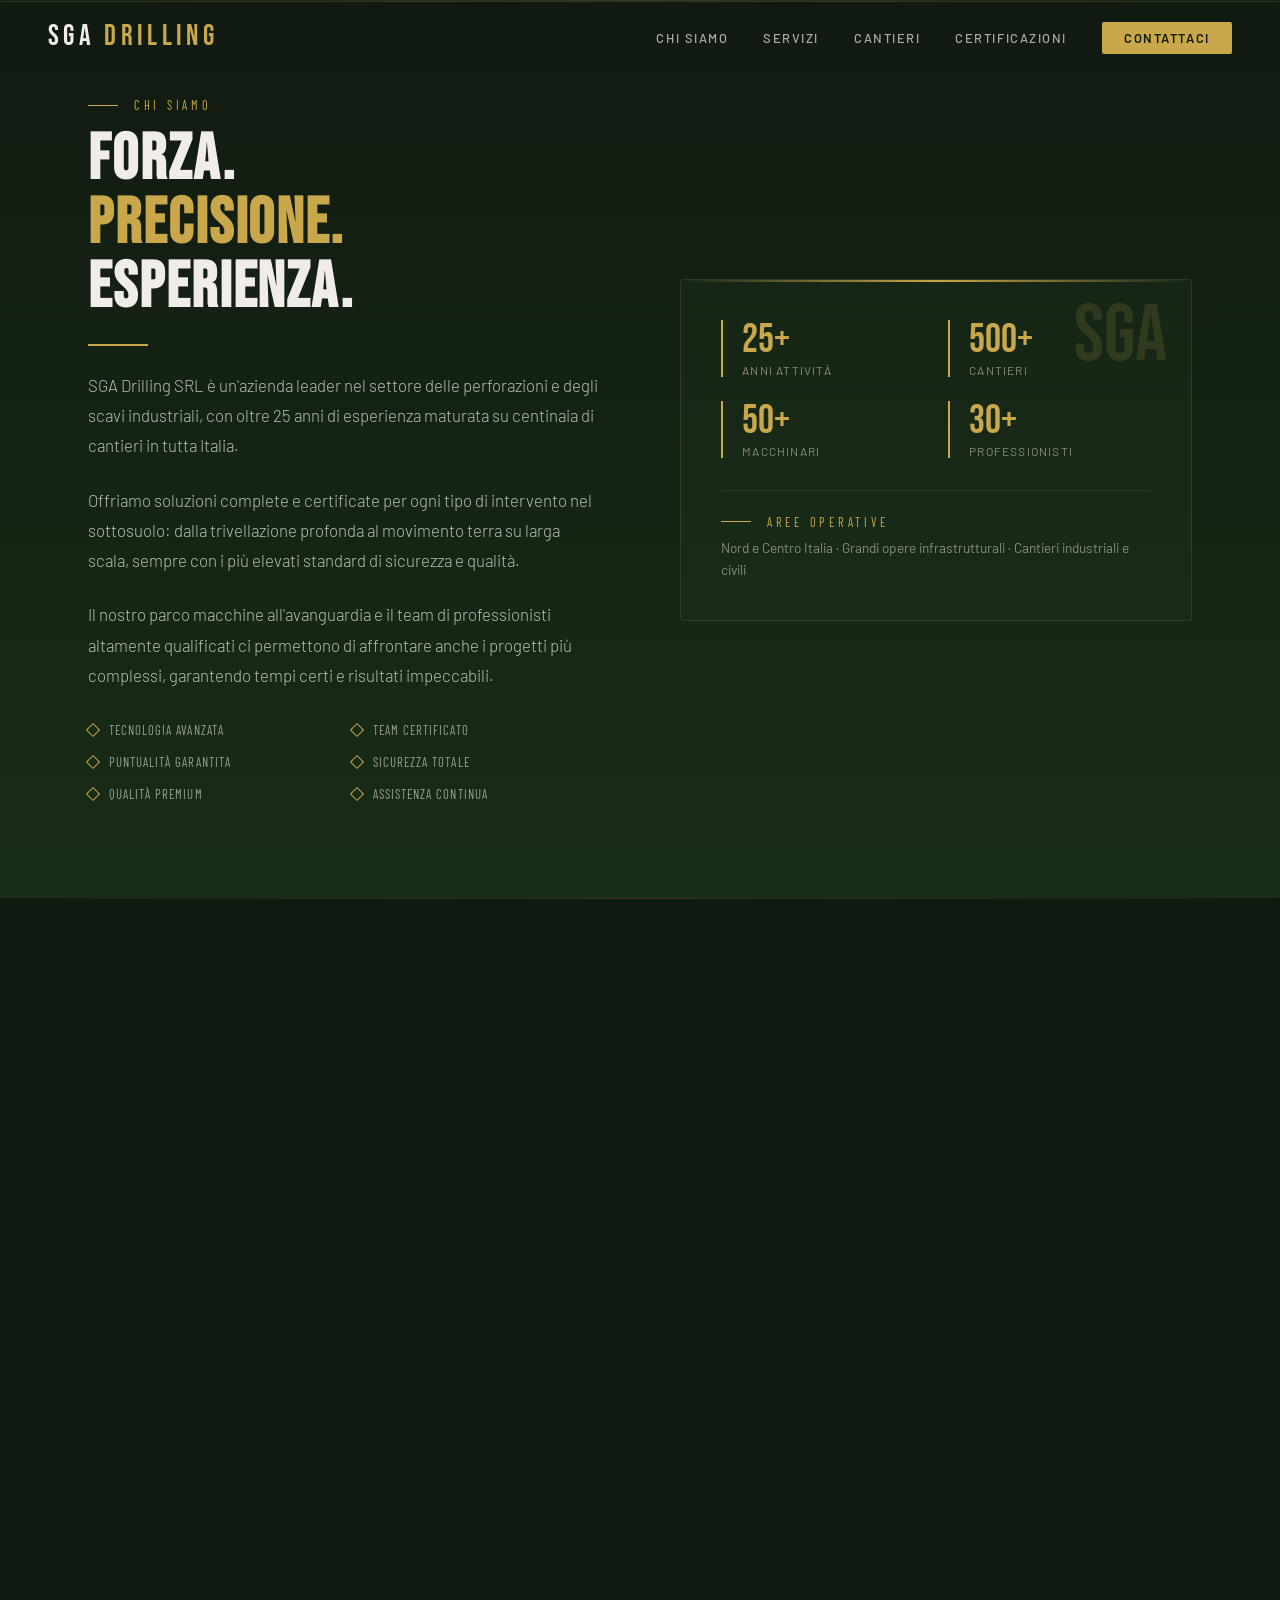
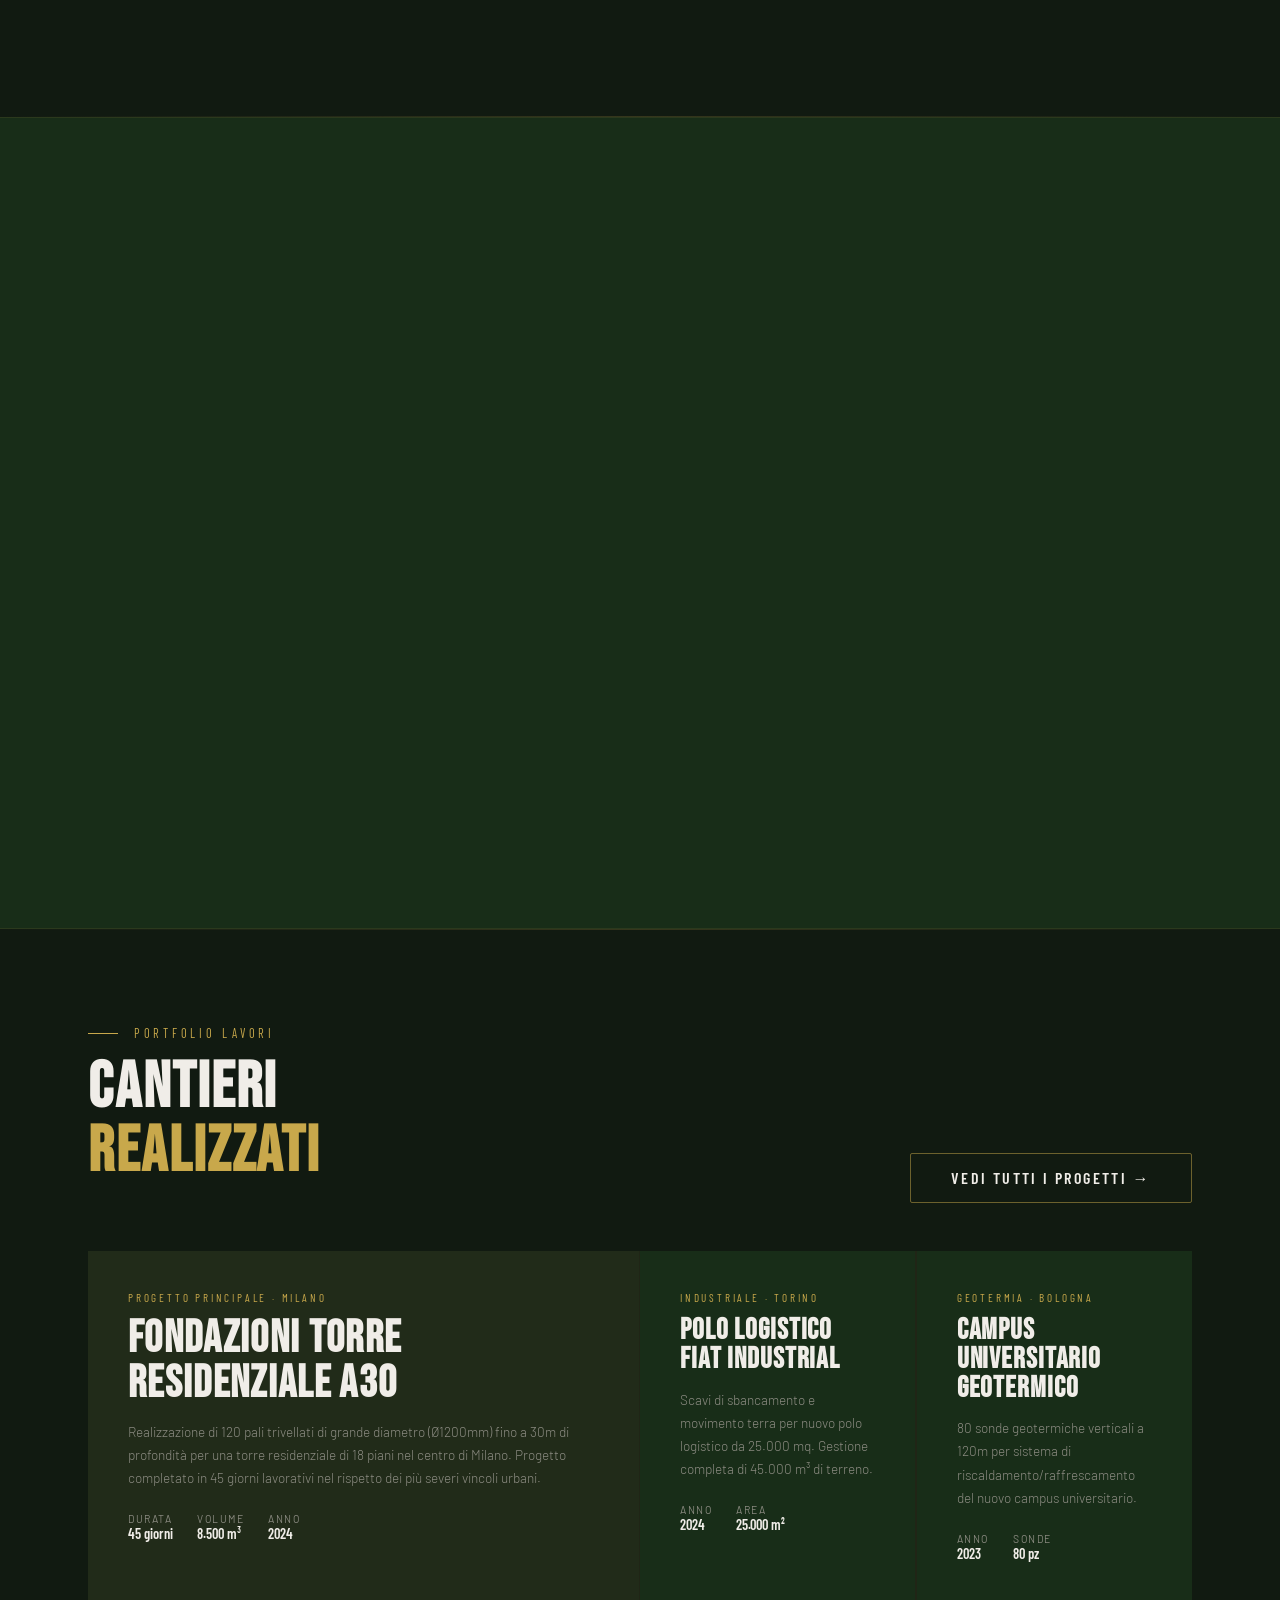
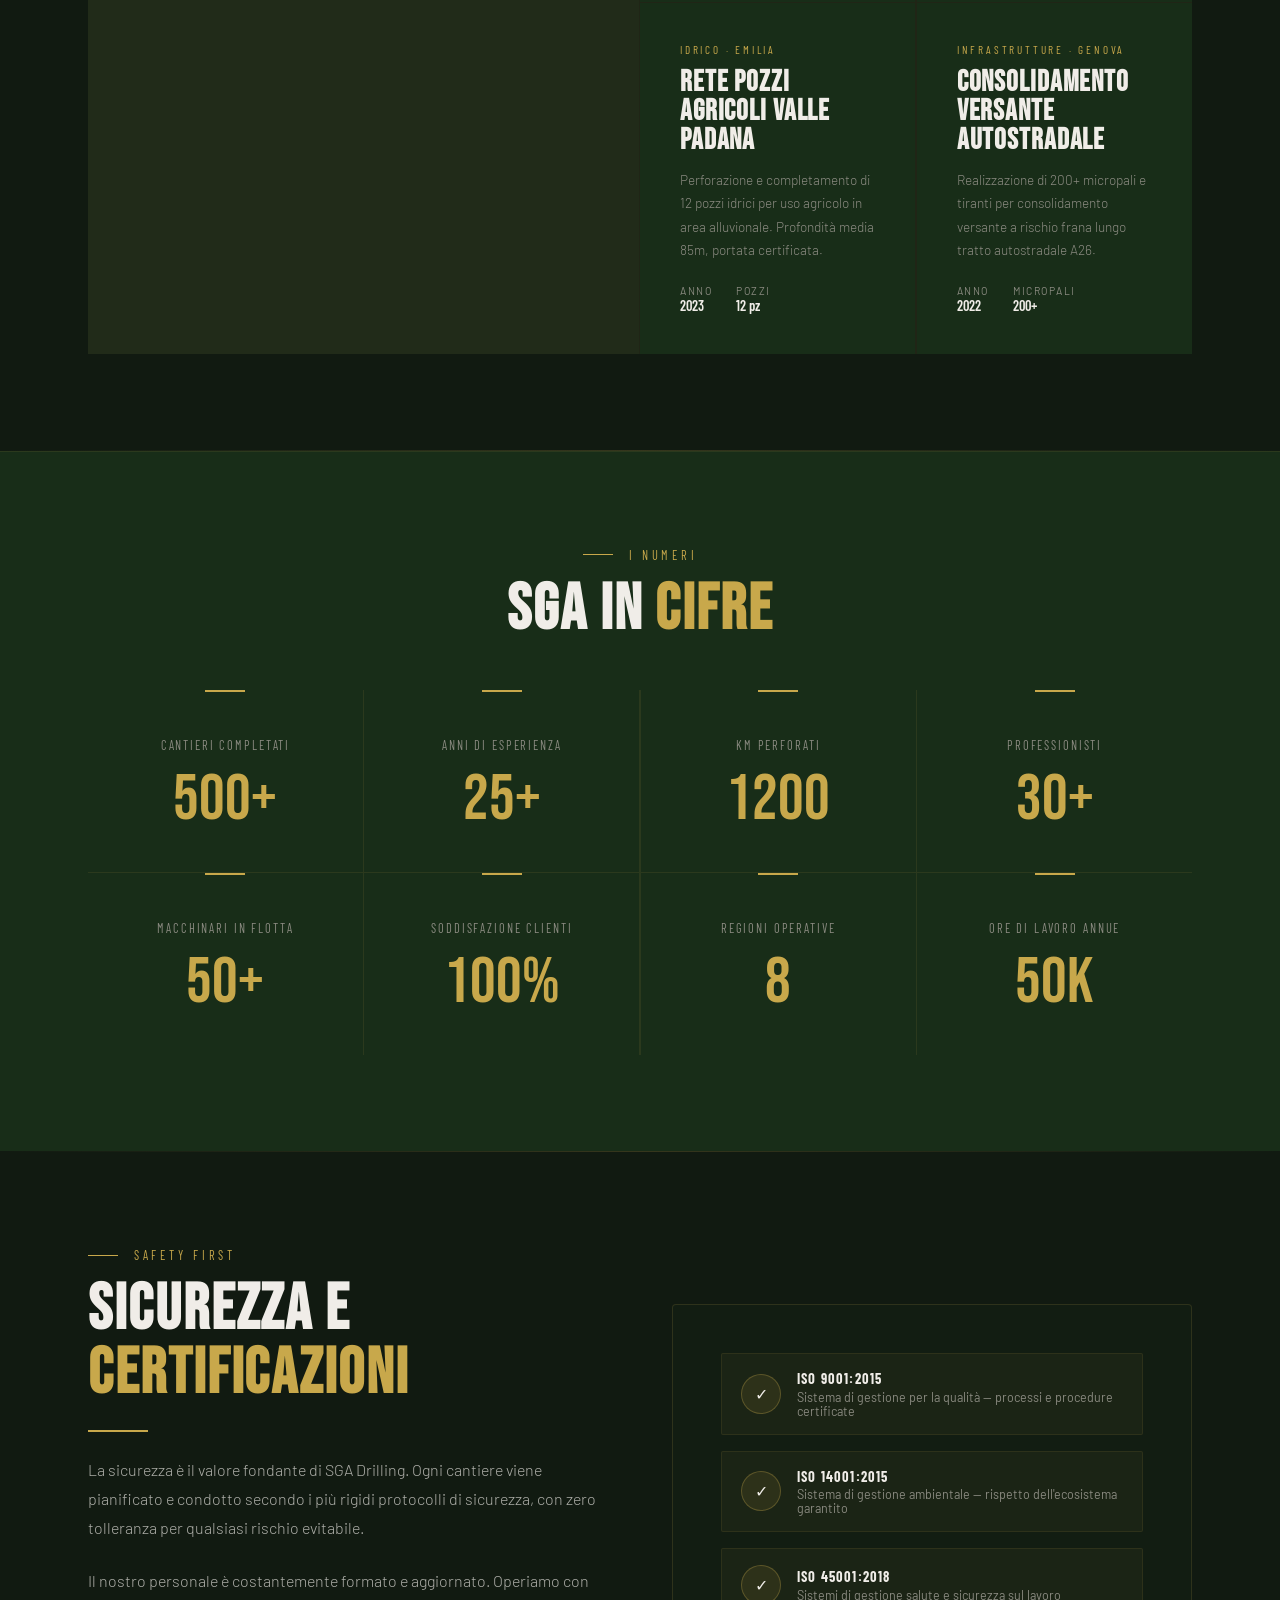
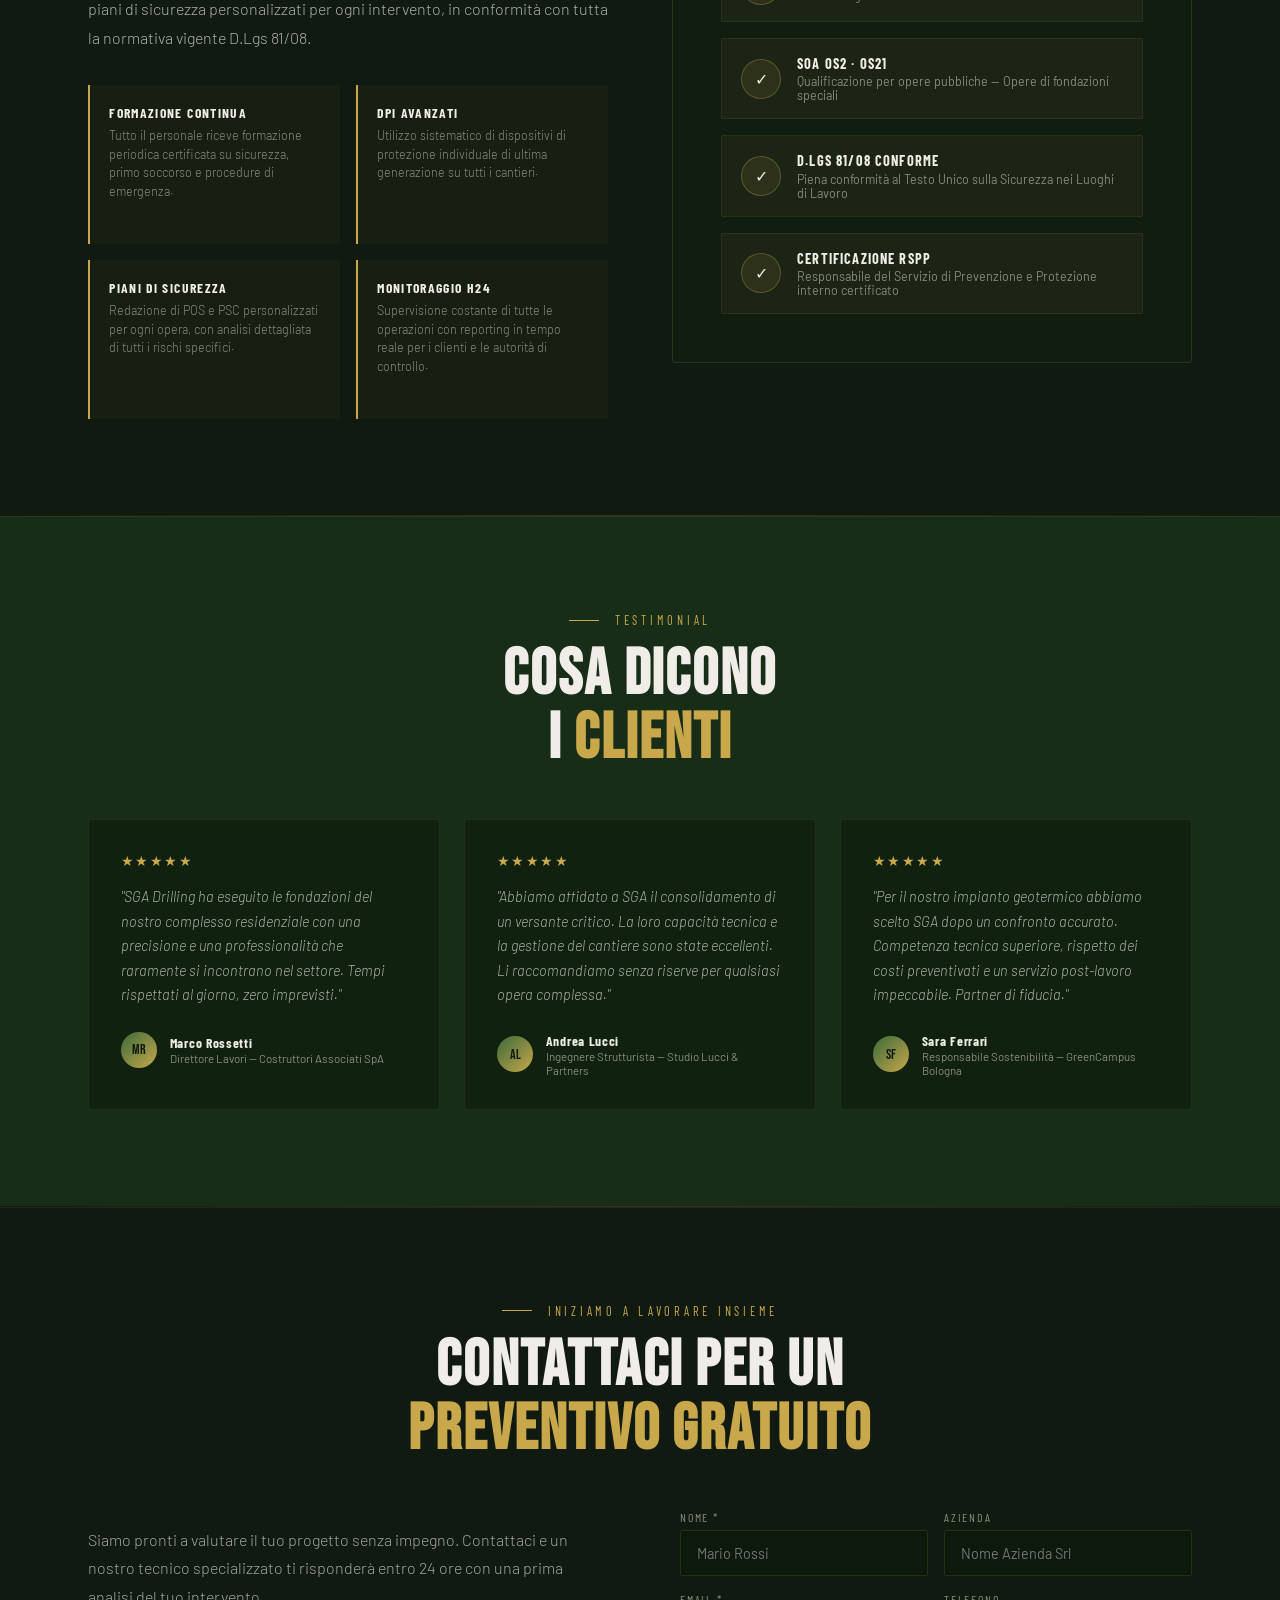
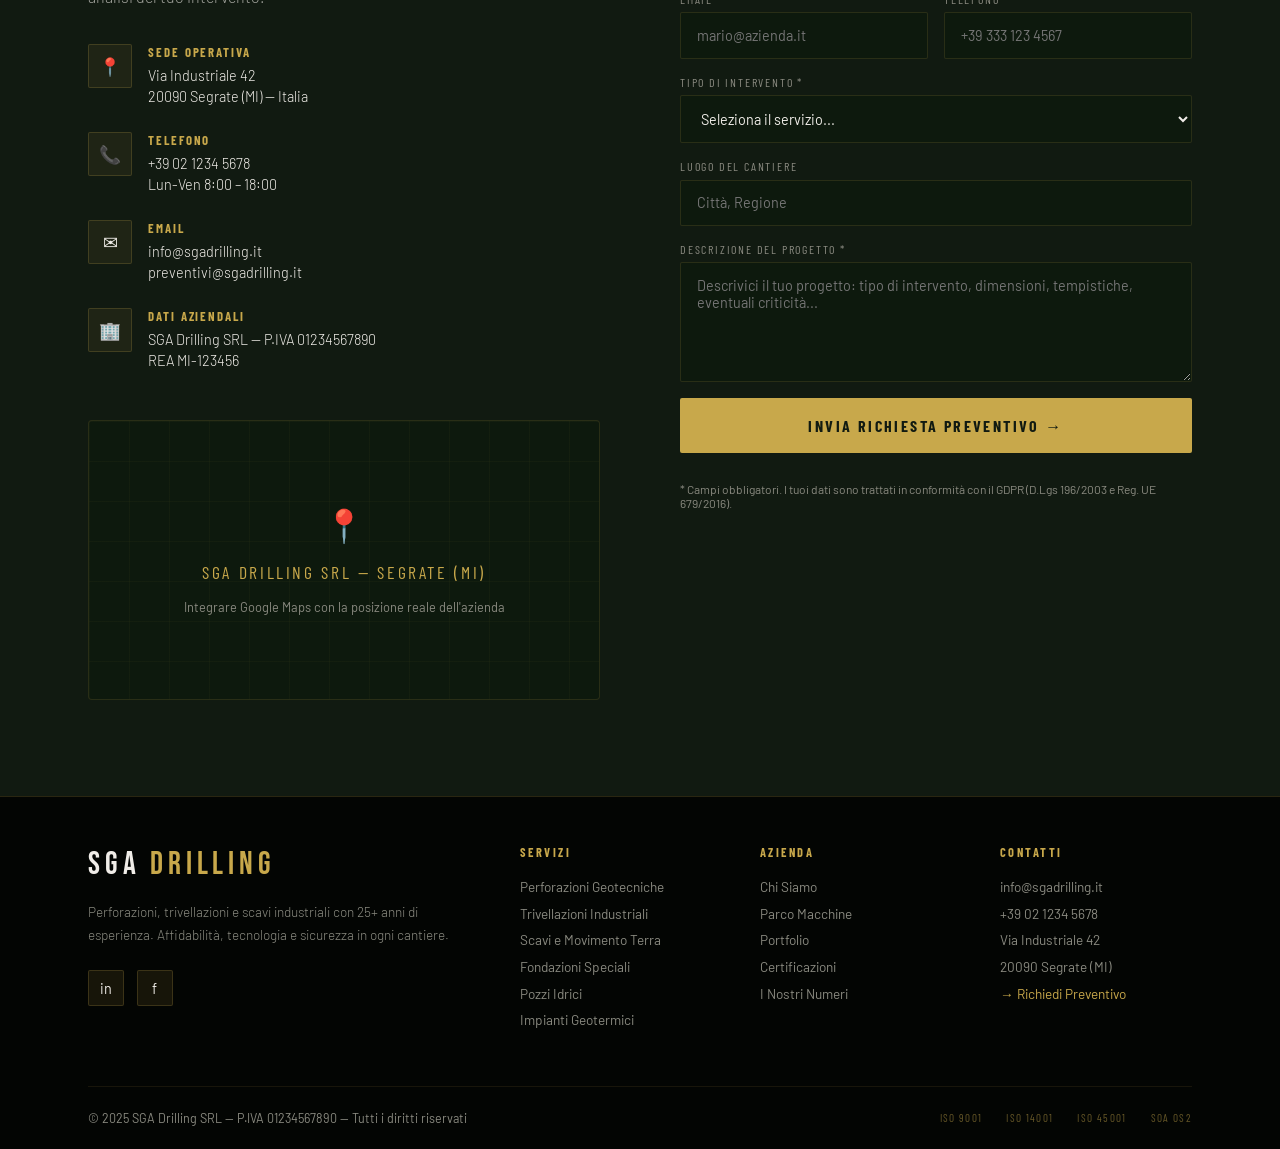
<file: SGA_DRILLING.html>
<!DOCTYPE html>
<html lang="it">
<head>
<meta charset="UTF-8">
<meta name="viewport" content="width=device-width, initial-scale=1.0">
<title>SGA Drilling SRL — Perforazioni & Scavi Industriali</title>
<link href="https://fonts.googleapis.com/css2?family=Bebas+Neue&family=Barlow:wght@300;400;500;600&family=Barlow+Condensed:wght@400;600;700&display=swap" rel="stylesheet">
<link rel="stylesheet" href="css/style.css">
</head>
<body>

<!-- NAVBAR -->
<header id="navbar">
  <div class="logo">SGA <span>DRILLING</span></div>
  <nav>
    <a href="#about">Chi Siamo</a>
    <a href="#servizi">Servizi</a>
    <a href="#cantieri">Cantieri</a>
    <a href="#sicurezza">Certificazioni</a>
    <a href="#contatti" class="nav-cta">Contattaci</a>
  </nav>
</header>

<!-- CINEMATIC HERO SCROLL CONTAINER -->
<div id="hero-scroll-container">
<section id="hero">

  <!-- ===== CANTIERE SCENE — REAL PHOTO + SVG OVERLAY ===== -->
  <div id="cantiere-wrap">
    <!-- Real construction photo as background -->
    <div id="hero-photo"></div>
    <div id="hero-depth-fog"></div>
    <div id="hero-color-tint"></div>
    <svg id="cantiere-svg" viewBox="0 0 1920 1080" preserveAspectRatio="xMidYMid slice" xmlns="http://www.w3.org/2000/svg">
      <defs>
        <!-- Sky gradient -->
        <linearGradient id="skyGrad" x1="0" y1="0" x2="0" y2="1">
          <stop offset="0%" stop-color="#0d160d"/>
          <stop offset="40%" stop-color="#111e11"/>
          <stop offset="100%" stop-color="#152515"/>
        </linearGradient>
        <!-- Ground gradient -->
        <linearGradient id="groundGrad" x1="0" y1="0" x2="0" y2="1">
          <stop offset="0%" stop-color="#1a1208"/>
          <stop offset="100%" stop-color="#0a0a06"/>
        </linearGradient>
        <!-- Spotlight -->
        <radialGradient id="spotlight1" cx="50%" cy="50%" r="50%">
          <stop offset="0%" stop-color="#c8a84b" stop-opacity="0.25"/>
          <stop offset="100%" stop-color="#c8a84b" stop-opacity="0"/>
        </radialGradient>
        <radialGradient id="spotlight2" cx="50%" cy="50%" r="50%">
          <stop offset="0%" stop-color="#fff9e6" stop-opacity="0.15"/>
          <stop offset="100%" stop-color="transparent" stop-opacity="0"/>
        </radialGradient>
        <!-- Noise / film grain filter -->
        <filter id="grain">
          <feTurbulence type="fractalNoise" baseFrequency="0.65" numOctaves="3" stitchTiles="stitch"/>
          <feColorMatrix type="saturate" values="0"/>
          <feBlend in="SourceGraphic" mode="multiply" result="blend"/>
          <feComposite in="blend" in2="SourceGraphic" operator="in"/>
        </filter>
        <!-- Glow filter -->
        <filter id="glow" x="-20%" y="-20%" width="140%" height="140%">
          <feGaussianBlur stdDeviation="4" result="blur"/>
          <feMerge><feMergeNode in="blur"/><feMergeNode in="SourceGraphic"/></feMerge>
        </filter>
        <filter id="glowStrong" x="-30%" y="-30%" width="160%" height="160%">
          <feGaussianBlur stdDeviation="8" result="blur"/>
          <feMerge><feMergeNode in="blur"/><feMergeNode in="SourceGraphic"/></feMerge>
        </filter>
        <filter id="blur3">
          <feGaussianBlur stdDeviation="3"/>
        </filter>
        <!-- Clip path for excavation pit -->
        <clipPath id="pitClip">
          <rect x="300" y="600" width="800" height="400"/>
        </clipPath>
      </defs>

      <!-- ── SKY ── -->
      <rect width="1920" height="1080" fill="url(#skyGrad)"/>

      <!-- Stars -->
      <g opacity="0.6">
        <circle cx="120" cy="80" r="1" fill="#fff" opacity="0.4"/>
        <circle cx="340" cy="50" r="1.5" fill="#fff" opacity="0.5"/>
        <circle cx="600" cy="100" r="1" fill="#fff" opacity="0.3"/>
        <circle cx="900" cy="40" r="1" fill="#fff" opacity="0.6"/>
        <circle cx="1100" cy="90" r="1.5" fill="#fff" opacity="0.4"/>
        <circle cx="1400" cy="60" r="1" fill="#fff" opacity="0.5"/>
        <circle cx="1650" cy="110" r="1" fill="#fff" opacity="0.3"/>
        <circle cx="1800" cy="45" r="1.5" fill="#fff" opacity="0.4"/>
        <circle cx="200" cy="160" r="1" fill="#fff" opacity="0.2"/>
        <circle cx="750" cy="170" r="1" fill="#fff" opacity="0.3"/>
        <circle cx="1300" cy="140" r="1.5" fill="#fff" opacity="0.4"/>
        <circle cx="1750" cy="200" r="1" fill="#fff" opacity="0.2"/>
        <circle cx="50" cy="210" r="1" fill="#fff" opacity="0.3"/>
        <circle cx="450" cy="190" r="1" fill="#fff" opacity="0.25"/>
        <circle cx="1550" cy="170" r="1.5" fill="#fff" opacity="0.35"/>
      </g>

      <!-- Distant haze / horizon atmospheric glow -->
      <ellipse cx="960" cy="400" rx="700" ry="120" fill="#243d24" opacity="0.5"/>
      <ellipse cx="960" cy="400" rx="400" ry="80" fill="#c8a84b" opacity="0.04"/>

      <!-- ── DISTANT BACKGROUND — pylons / power lines ── -->
      <line x1="100" y1="280" x2="100" y2="480" stroke="#2a3a2a" stroke-width="6"/>
      <line x1="260" y1="300" x2="260" y2="480" stroke="#2a3a2a" stroke-width="6"/>
      <line x1="100" y1="310" x2="260" y2="325" stroke="#2a3a2a" stroke-width="1.5"/>
      <line x1="100" y1="340" x2="260" y2="355" stroke="#2a3a2a" stroke-width="1.5"/>

      <line x1="1660" y1="280" x2="1660" y2="480" stroke="#2a3a2a" stroke-width="6"/>
      <line x1="1820" y1="300" x2="1820" y2="480" stroke="#2a3a2a" stroke-width="6"/>
      <line x1="1660" y1="310" x2="1820" y2="325" stroke="#2a3a2a" stroke-width="1.5"/>
      <line x1="1660" y1="340" x2="1820" y2="355" stroke="#2a3a2a" stroke-width="1.5"/>

      <!-- ── GROUND PLANE ── -->
      <rect x="0" y="480" width="1920" height="600" fill="url(#groundGrad)"/>

      <!-- Ground texture lines -->
      <g stroke="#1e2e1a" stroke-width="1" opacity="0.5">
        <line x1="0" y1="520" x2="1920" y2="520"/>
        <line x1="0" y1="560" x2="1920" y2="560"/>
        <line x1="0" y1="600" x2="1920" y2="600"/>
      </g>
      <!-- Tyre tracks -->
      <g stroke="#2a2a1a" stroke-width="3" opacity="0.4" fill="none">
        <path d="M0,550 Q400,530 700,545 Q1000,560 1300,548 Q1600,540 1920,555"/>
        <path d="M0,565 Q400,545 700,560 Q1000,575 1300,563 Q1600,555 1920,570"/>
      </g>

      <!-- ── EXCAVATION PIT ── -->
      <!-- Pit shadow -->
      <ellipse cx="660" cy="610" rx="340" ry="40" fill="#000" opacity="0.7"/>
      <!-- Pit walls -->
      <path d="M320,600 L380,750 L940,750 L1000,600 Z" fill="#0d1205" stroke="#2a3a1a" stroke-width="2"/>
      <path d="M320,600 L380,750 L420,750 L360,600 Z" fill="#151f0a" opacity="0.8"/>
      <path d="M1000,600 L940,750 L960,750 L1020,600 Z" fill="#151f0a" opacity="0.8"/>
      <!-- Pit floor -->
      <ellipse cx="660" cy="750" rx="280" ry="25" fill="#0d1208"/>
      <!-- Drilling hole in center -->
      <ellipse cx="660" cy="752" rx="60" ry="10" fill="#000" filter="url(#blur3)"/>
      <!-- Dirt piles -->
      <path d="M280,598 Q320,560 380,580 Q340,590 310,600 Z" fill="#2a2010"/>
      <path d="M950,598 Q1000,560 1040,580 Q1010,590 980,600 Z" fill="#2a2010"/>
      <path d="M580,600 Q620,565 680,575 Q700,580 720,570 Q760,560 790,580 Q750,595 700,598 Q660,600 620,598 Z" fill="#2a2010"/>

      <!-- ── DRILLING RIG — main machine ── -->
      <!-- Crawler base -->
      <rect x="560" y="560" width="200" height="50" rx="5" fill="#1a2a10" stroke="#2d4a1a" stroke-width="2"/>
      <!-- Crawler tracks -->
      <rect x="545" y="562" width="220" height="20" rx="10" fill="#141e0a" stroke="#3a5a20" stroke-width="1.5"/>
      <rect x="545" y="580" width="220" height="8" rx="4" fill="#0d1508"/>
      <!-- Track rollers -->
      <g fill="#1e2e10" stroke="#3a5a20" stroke-width="1">
        <circle cx="575" cy="572" r="8"/>
        <circle cx="615" cy="572" r="8"/>
        <circle cx="655" cy="572" r="8"/>
        <circle cx="695" cy="572" r="8"/>
        <circle cx="735" cy="572" r="8"/>
      </g>
      <!-- Machine body -->
      <rect x="600" y="490" width="120" height="75" rx="3" fill="#1e3214" stroke="#2d4a1a" stroke-width="2"/>
      <!-- Cabin with WINDOW (the zoom target) -->
      <rect x="620" y="500" width="80" height="55" rx="4" fill="#162810" stroke="#3a5a20" stroke-width="2"/>
      <!-- WINDOW — the portal we zoom into -->
      <rect id="svg-window" x="630" y="508" width="60" height="38" rx="3" fill="#0a1a0a" stroke="#c8a84b" stroke-width="2"/>
      <!-- Window glass shimmer -->
      <rect x="630" y="508" width="60" height="38" rx="3" fill="none" stroke="rgba(200,168,75,0.3)" stroke-width="0.5"/>
      <!-- Window interior light (warm amber) -->
      <rect x="631" y="509" width="58" height="36" rx="2.5" fill="#1a0f00" opacity="0.9"/>
      <rect x="631" y="509" width="58" height="36" rx="2.5" fill="url(#spotlight2)" opacity="0.8"/>
      <!-- Window cross frame -->
      <line x1="660" y1="508" x2="660" y2="546" stroke="#c8a84b" stroke-width="1" opacity="0.5"/>
      <line x1="630" y1="527" x2="690" y2="527" stroke="#c8a84b" stroke-width="1" opacity="0.5"/>
      <!-- Cab indicator lights -->
      <circle cx="640" cy="514" r="2" fill="#c8a84b" opacity="0.8" filter="url(#glow)"/>
      <circle cx="680" cy="514" r="2" fill="#4a8a3a" opacity="0.8" filter="url(#glow)"/>
      <!-- Engine grill -->
      <rect x="600" y="510" width="20" height="40" rx="2" fill="#141e0a"/>
      <line x1="605" y1="514" x2="615" y2="514" stroke="#2a3a1a" stroke-width="1.5"/>
      <line x1="605" y1="520" x2="615" y2="520" stroke="#2a3a1a" stroke-width="1.5"/>
      <line x1="605" y1="526" x2="615" y2="526" stroke="#2a3a1a" stroke-width="1.5"/>
      <line x1="605" y1="532" x2="615" y2="532" stroke="#2a3a1a" stroke-width="1.5"/>
      <line x1="605" y1="538" x2="615" y2="538" stroke="#2a3a1a" stroke-width="1.5"/>
      <line x1="605" y1="544" x2="615" y2="544" stroke="#2a3a1a" stroke-width="1.5"/>

      <!-- ── DRILL MAST ── -->
      <!-- Main mast tower -->
      <rect x="652" y="200" width="16" height="300" rx="2" fill="#1e3214" stroke="#2d4a1a" stroke-width="1.5"/>
      <!-- Mast cross braces -->
      <g stroke="#3a5a20" stroke-width="1.5" opacity="0.7">
        <line x1="652" y1="240" x2="668" y2="260"/>
        <line x1="668" y1="240" x2="652" y2="260"/>
        <line x1="652" y1="300" x2="668" y2="320"/>
        <line x1="668" y1="300" x2="652" y2="320"/>
        <line x1="652" y1="360" x2="668" y2="380"/>
        <line x1="668" y1="360" x2="652" y2="380"/>
        <line x1="652" y1="420" x2="668" y2="440"/>
        <line x1="668" y1="420" x2="652" y2="440"/>
      </g>
      <!-- Mast cap -->
      <polygon points="652,200 660,185 668,200" fill="#c8a84b" opacity="0.8" filter="url(#glow)"/>
      <!-- Mast warning light -->
      <circle cx="660" cy="188" r="4" fill="#c8a84b" filter="url(#glowStrong)">
        <animate attributeName="opacity" values="1;0.3;1" dur="2s" repeatCount="indefinite"/>
      </circle>
      <!-- Drill rod (rotating) -->
      <rect x="656" y="490" width="8" height="280" rx="2" fill="#2a3a1a" stroke="#3a5a20" stroke-width="1">
        <animateTransform attributeName="transform" type="rotate" from="0 660 490" to="360 660 490" dur="4s" repeatCount="indefinite"/>
      </rect>
      <!-- Drill head -->
      <polygon points="652,765 660,790 668,765" fill="#c8a84b" opacity="0.9" filter="url(#glow)">
        <animateTransform attributeName="transform" type="rotate" from="0 660 490" to="360 660 490" dur="4s" repeatCount="indefinite"/>
      </polygon>
      <!-- Drill pulleys -->
      <circle cx="660" cy="210" r="12" fill="#1a2a10" stroke="#c8a84b" stroke-width="1.5"/>
      <circle cx="660" cy="210" r="6" fill="#c8a84b" opacity="0.5"/>
      <circle cx="660" cy="460" r="10" fill="#1a2a10" stroke="#3a5a20" stroke-width="1.5"/>
      <!-- Cable -->
      <line x1="660" y1="222" x2="660" y2="460" stroke="#c8a84b" stroke-width="1" opacity="0.4"/>

      <!-- ── EXHAUST SMOKE ── -->
      <g opacity="0.35" filter="url(#blur3)">
        <circle cx="608" cy="480" r="18" fill="#3a3a30">
          <animate attributeName="cy" values="480;450;420;400" dur="3s" repeatCount="indefinite"/>
          <animate attributeName="opacity" values="0.35;0.25;0.1;0" dur="3s" repeatCount="indefinite"/>
          <animate attributeName="r" values="18;24;30;36" dur="3s" repeatCount="indefinite"/>
        </circle>
        <circle cx="612" cy="465" r="14" fill="#3a3a30">
          <animate attributeName="cy" values="465;435;405;385" dur="2.8s" begin="0.5s" repeatCount="indefinite"/>
          <animate attributeName="opacity" values="0.3;0.2;0.1;0" dur="2.8s" begin="0.5s" repeatCount="indefinite"/>
          <animate attributeName="r" values="14;20;26;32" dur="2.8s" begin="0.5s" repeatCount="indefinite"/>
        </circle>
        <circle cx="604" cy="475" r="10" fill="#4a4a38">
          <animate attributeName="cy" values="475;445;415;395" dur="3.2s" begin="1s" repeatCount="indefinite"/>
          <animate attributeName="opacity" values="0.3;0.2;0.05;0" dur="3.2s" begin="1s" repeatCount="indefinite"/>
          <animate attributeName="r" values="10;16;22;28" dur="3.2s" begin="1s" repeatCount="indefinite"/>
        </circle>
      </g>

      <!-- ── EXCAVATOR (right side) ── -->
      <!-- Body -->
      <rect x="1100" y="530" width="180" height="70" rx="5" fill="#1a2a10" stroke="#2d4a1a" stroke-width="2"/>
      <!-- Tracks -->
      <rect x="1085" y="575" width="210" height="25" rx="12" fill="#0d1508" stroke="#2a3a18" stroke-width="1.5"/>
      <!-- Cabin -->
      <rect x="1120" y="500" width="80" height="40" rx="3" fill="#162810" stroke="#2d4a1a" stroke-width="1.5"/>
      <!-- Excavator window -->
      <rect x="1130" y="504" width="60" height="30" rx="2" fill="#0f1e0a" stroke="#3a5a20" stroke-width="1"/>
      <rect x="1131" y="505" width="58" height="28" rx="1.5" fill="#0a1205" opacity="0.9"/>
      <!-- Light on cab -->
      <circle cx="1135" cy="508" r="3" fill="#c8a84b" opacity="0.7" filter="url(#glow)">
        <animate attributeName="opacity" values="0.7;0.4;0.7" dur="3s" repeatCount="indefinite"/>
      </circle>
      <!-- Arm base -->
      <rect x="1200" y="520" width="16" height="20" rx="2" fill="#1e3214" stroke="#2d4a1a" stroke-width="1"/>
      <!-- Boom arm -->
      <line x1="1208" y1="520" x2="1280" y2="440" stroke="#1e3214" stroke-width="14" stroke-linecap="round"/>
      <line x1="1208" y1="520" x2="1280" y2="440" stroke="#2d4a1a" stroke-width="12" stroke-linecap="round"/>
      <!-- Stick arm -->
      <line x1="1280" y1="440" x2="1320" y2="510" stroke="#1e3214" stroke-width="10" stroke-linecap="round"/>
      <line x1="1280" y1="440" x2="1320" y2="510" stroke="#2d4a1a" stroke-width="8" stroke-linecap="round"/>
      <!-- Bucket -->
      <path d="M1310,508 Q1340,505 1345,525 Q1340,545 1315,540 Q1300,535 1305,518 Z" fill="#162810" stroke="#2d4a1a" stroke-width="2"/>
      <!-- Bucket teeth -->
      <g fill="#c8a84b" opacity="0.6">
        <rect x="1316" y="537" width="4" height="8" rx="1"/>
        <rect x="1325" y="539" width="4" height="8" rx="1"/>
        <rect x="1334" y="538" width="4" height="8" rx="1"/>
      </g>
      <!-- Dirt on bucket -->
      <path d="M1313,512 Q1330,508 1342,515 Q1338,520 1320,522 Z" fill="#2a1e08" opacity="0.7"/>

      <!-- ── CONSTRUCTION CRANE (far right) ── -->
      <!-- Mast -->
      <rect x="1700" y="200" width="20" height="380" rx="2" fill="#1a2a10" stroke="#2a3a1a" stroke-width="1.5"/>
      <!-- Horizontal jib -->
      <rect x="1550" y="200" width="300" height="12" rx="2" fill="#1a2a10" stroke="#2a3a1a" stroke-width="1.5"/>
      <!-- Counter-jib -->
      <rect x="1700" y="200" width="100" height="10" rx="2" fill="#1e3214"/>
      <rect x="1790" y="190" width="20" height="30" rx="2" fill="#2d4a1a"/>
      <!-- Crane cables -->
      <line x1="1620" y1="212" x2="1620" y2="400" stroke="#3a5a20" stroke-width="1.5" opacity="0.6"/>
      <line x1="1620" y1="400" x2="1640" y2="400" stroke="#3a5a20" stroke-width="1.5" opacity="0.6"/>
      <!-- Hook block -->
      <rect x="1610" y="395" width="20" height="15" rx="2" fill="#1e3214" stroke="#2d4a1a" stroke-width="1"/>
      <!-- Crane warning light -->
      <circle cx="1850" cy="195" r="5" fill="#ff4444" opacity="0.8" filter="url(#glow)">
        <animate attributeName="opacity" values="0.8;0.2;0.8" dur="1.5s" repeatCount="indefinite"/>
      </circle>
      <circle cx="1560" cy="195" r="4" fill="#c8a84b" opacity="0.7" filter="url(#glow)">
        <animate attributeName="opacity" values="0.7;0.3;0.7" dur="2.5s" repeatCount="indefinite"/>
      </circle>
      <!-- Tower braces -->
      <g stroke="#2a3a1a" stroke-width="1.5" opacity="0.5">
        <line x1="1700" y1="250" x2="1720" y2="280"/>
        <line x1="1720" y1="250" x2="1700" y2="280"/>
        <line x1="1700" y1="310" x2="1720" y2="340"/>
        <line x1="1720" y1="310" x2="1700" y2="340"/>
        <line x1="1700" y1="370" x2="1720" y2="400"/>
        <line x1="1720" y1="370" x2="1700" y2="400"/>
      </g>

      <!-- ── WORKER CONTAINERS / SITE OFFICE (left side) ── -->
      <!-- Container 1 (back) -->
      <rect x="80" y="520" width="200" height="90" rx="3" fill="#141e0a" stroke="#1e2e10" stroke-width="2"/>
      <rect x="80" y="520" width="200" height="15" rx="2" fill="#1e2e10"/>
      <!-- Stripes on container -->
      <rect x="80" y="523" width="200" height="4" fill="#c8a84b" opacity="0.2"/>
      <!-- Windows row -->
      <rect x="95" y="542" width="30" height="22" rx="2" fill="#0a1205" stroke="#2a3a18" stroke-width="1"/>
      <rect x="140" y="542" width="30" height="22" rx="2" fill="#0a1205" stroke="#2a3a18" stroke-width="1"/>
      <rect x="185" y="542" width="30" height="22" rx="2" fill="#0a1205" stroke="#2a3a18" stroke-width="1"/>
      <!-- Light in container window 1 -->
      <rect x="96" y="543" width="28" height="20" rx="1.5" fill="#1a0f00" opacity="0.8"/>
      <rect x="96" y="543" width="28" height="20" rx="1.5" fill="url(#spotlight2)" opacity="0.6"/>
      <!-- Door -->
      <rect x="235" y="548" width="35" height="62" rx="2" fill="#0f180a" stroke="#2a3a18" stroke-width="1"/>
      <circle cx="245" cy="579" r="2" fill="#c8a84b" opacity="0.5"/>

      <!-- Container 2 (front, smaller) -->
      <rect x="80" y="610" width="160" height="70" rx="3" fill="#121a08" stroke="#1e2e10" stroke-width="1.5"/>
      <rect x="80" y="610" width="160" height="12" rx="2" fill="#1a2a0a"/>
      <rect x="95" y="628" width="25" height="18" rx="2" fill="#1a0f00" stroke="#2a3a18" stroke-width="1"/>
      <rect x="96" y="629" width="23" height="16" rx="1.5" fill="url(#spotlight2)" opacity="0.5"/>
      <rect x="130" y="628" width="25" height="18" rx="2" fill="#0a1205" stroke="#2a3a18" stroke-width="1"/>

      <!-- ── SITE FENCING ── -->
      <g stroke="#2d4a1a" stroke-width="2" opacity="0.5">
        <!-- Left fence -->
        <line x1="0" y1="490" x2="80" y2="490"/>
        <line x1="0" y1="490" x2="0" y2="520"/>
        <line x1="20" y1="490" x2="20" y2="520"/>
        <line x1="40" y1="490" x2="40" y2="520"/>
        <line x1="60" y1="490" x2="60" y2="520"/>
        <line x1="80" y1="490" x2="80" y2="520"/>
        <!-- Right fence -->
        <line x1="1100" y1="490" x2="1920" y2="490"/>
        <line x1="1100" y1="490" x2="1100" y2="520"/>
        <line x1="1150" y1="490" x2="1150" y2="520"/>
        <line x1="1200" y1="490" x2="1200" y2="520"/>
      </g>

      <!-- ── FLOODLIGHTS ── -->
      <!-- Left floodlight pole -->
      <rect x="200" y="380" width="8" height="120" rx="2" fill="#1e2e10" stroke="#2a3a1a" stroke-width="1"/>
      <rect x="188" y="376" width="32" height="10" rx="3" fill="#1e2e10" stroke="#2a3a1a" stroke-width="1"/>
      <ellipse cx="204" cy="376" rx="16" ry="6" fill="#c8a84b" opacity="0.15" filter="url(#glow)"/>
      <!-- Floodlight beam -->
      <polygon points="188,382 80,500 320,500" fill="#c8a84b" opacity="0.04"/>
      <!-- Floodlight glow -->
      <ellipse cx="204" cy="376" rx="20" ry="8" fill="#c8a84b" filter="url(#glowStrong)" opacity="0.4">
        <animate attributeName="opacity" values="0.4;0.6;0.4" dur="4s" repeatCount="indefinite"/>
      </ellipse>

      <!-- Right floodlight pole -->
      <rect x="1440" y="350" width="8" height="140" rx="2" fill="#1e2e10" stroke="#2a3a1a" stroke-width="1"/>
      <rect x="1428" y="346" width="32" height="10" rx="3" fill="#1e2e10" stroke="#2a3a1a" stroke-width="1"/>
      <ellipse cx="1444" cy="346" rx="16" ry="6" fill="#c8a84b" opacity="0.15" filter="url(#glow)"/>
      <polygon points="1428,352 1300,500 1560,500" fill="#c8a84b" opacity="0.04"/>
      <ellipse cx="1444" cy="346" rx="20" ry="8" fill="#c8a84b" filter="url(#glowStrong)" opacity="0.35">
        <animate attributeName="opacity" values="0.35;0.55;0.35" dur="5s" begin="1s" repeatCount="indefinite"/>
      </ellipse>

      <!-- ── MATERIAL PILES ── -->
      <path d="M1380,490 Q1420,450 1480,470 Q1500,480 1510,490 Z" fill="#2a2010" opacity="0.9"/>
      <path d="M1390,490 Q1440,455 1490,472 Q1502,482 1510,490 Z" fill="#342810" opacity="0.6"/>
      <path d="M1500,490 Q1530,468 1570,475 Q1585,483 1590,490 Z" fill="#2a2010" opacity="0.9"/>

      <!-- Pipe stacks -->
      <g fill="#1a2a10" stroke="#2d4a1a" stroke-width="1">
        <ellipse cx="1450" cy="490" rx="20" ry="6"/>
        <rect x="1430" y="484" width="40" height="10"/>
        <ellipse cx="1450" cy="484" rx="20" ry="6"/>
        <rect x="1430" y="478" width="40" height="10"/>
        <ellipse cx="1450" cy="478" rx="20" ry="6"/>
      </g>

      <!-- ── DUST PARTICLES ANIMATED ── -->
      <g opacity="0.3">
        <circle cx="500" cy="600" r="3" fill="#c8a84b">
          <animateMotion path="M0,0 Q30,-80 60,-150 Q80,-200 40,-250" dur="5s" repeatCount="indefinite" begin="0s"/>
          <animate attributeName="opacity" values="0.3;0.6;0;0" dur="5s" repeatCount="indefinite"/>
          <animate attributeName="r" values="3;5;6;2" dur="5s" repeatCount="indefinite"/>
        </circle>
        <circle cx="700" cy="580" r="2" fill="#c8a84b">
          <animateMotion path="M0,0 Q-20,-60 -10,-130 Q0,-180 30,-220" dur="4s" repeatCount="indefinite" begin="1s"/>
          <animate attributeName="opacity" values="0.3;0.5;0;0" dur="4s" repeatCount="indefinite" begin="1s"/>
        </circle>
        <circle cx="620" cy="620" r="4" fill="#c8a84b">
          <animateMotion path="M0,0 Q50,-70 80,-140 Q100,-200 70,-260" dur="6s" repeatCount="indefinite" begin="2s"/>
          <animate attributeName="opacity" values="0.25;0.5;0;0" dur="6s" repeatCount="indefinite" begin="2s"/>
          <animate attributeName="r" values="4;6;4;2" dur="6s" repeatCount="indefinite" begin="2s"/>
        </circle>
        <circle cx="800" cy="600" r="2" fill="#a08030">
          <animateMotion path="M0,0 Q-40,-90 -20,-160 Q0,-210 -30,-250" dur="5.5s" repeatCount="indefinite" begin="0.5s"/>
          <animate attributeName="opacity" values="0.2;0.4;0;0" dur="5.5s" repeatCount="indefinite" begin="0.5s"/>
        </circle>
      </g>

      <!-- ── FOREGROUND ELEMENTS ── -->
      <!-- Barricade tapes / warning barriers -->
      <rect x="0" y="480" width="1920" height="5" fill="#c8a84b" opacity="0.08"/>
      <!-- Safety cone left -->
      <polygon points="395,485 380,500 410,500" fill="#c85a1a" opacity="0.8"/>
      <rect x="378" y="500" width="34" height="4" rx="1" fill="#c85a1a" opacity="0.6"/>
      <!-- Safety cone center -->
      <polygon points="960,485 948,500 972,500" fill="#c85a1a" opacity="0.7"/>
      <rect x="946" y="500" width="28" height="4" rx="1" fill="#c85a1a" opacity="0.5"/>

      <!-- ── ATMOSPHERIC OVERLAYS ── -->
      <!-- Ground fog layer -->
      <rect x="0" y="450" width="1920" height="80" fill="url(#groundGrad)" opacity="0.3"/>
      <!-- Cinematic letterbox suggestion -->
      <rect x="0" y="0" width="1920" height="40" fill="#000" opacity="0.5"/>
      <rect x="0" y="1040" width="1920" height="40" fill="#000" opacity="0.5"/>
      <!-- Scanlines cinematic texture -->
      <rect width="1920" height="1080" fill="url(#grain)" opacity="0.03"/>

      <!-- ── OVERALL VIGNETTE ── -->
      <radialGradient id="vig" cx="50%" cy="50%" r="70%">
        <stop offset="0%" stop-color="transparent"/>
        <stop offset="100%" stop-color="#000" stop-opacity="0.45"/>
      </radialGradient>
      <rect width="1920" height="1080" fill="url(#vig)"/>
    </svg>
  </div>
  <!-- /cantiere-wrap -->

  <!-- Bottom seamless blend into site -->
  <div id="hero-bottom-blend"></div>

  <!-- Vignette overlay -->
  <div class="hero-vignette" id="hero-vignette"></div>

  <!-- Dust particles -->
  <div class="hero-dust" id="dust"></div>

  <!-- Hero UI (fades out as scroll begins) -->
  <div id="hero-ui">
    <div class="hero-eyebrow">Perforazioni · Scavi · Trivellazioni Industriali</div>
    <h1 class="hero-title">
      SGA<br>
      <span class="accent">DRILLING</span><br>
      SRL
    </h1>
    <div class="hero-subtitle">Dove il suolo incontra la tecnologia</div>
    <div class="hero-cta-group">
      <a href="#about" class="btn-primary">Scopri i Servizi</a>
      <a href="#contatti" class="btn-secondary">Richiedi Preventivo</a>
    </div>
  </div>

  <!-- Scroll hint -->
  <div id="scroll-hint">Scorri per entrare nel cantiere</div>

  <!-- Side stats -->
  <div class="hero-stats">
    <div class="hero-stat"><div class="num">500+</div><div class="lbl">Cantieri completati</div></div>
    <div class="hero-stat"><div class="num">25</div><div class="lbl">Anni di esperienza</div></div>
    <div class="hero-stat"><div class="num">100%</div><div class="lbl">Committenti soddisfatti</div></div>
  </div>
  <div class="hero-badges">
    <div class="badge">Fondati nel 1998</div>
    <div class="badge">25+ anni di esperienza</div>
    <div class="badge">ISO 9001 Certificati</div>
    <div class="badge">Sicurezza garantita</div>
  </div>

</section>
</div><!-- /hero-scroll-container -->

<div class="sep-full"></div>

<!-- ABOUT -->
<section id="about">
  <div class="container">
    <div class="about-grid">
      <div class="about-text reveal-left">
        <div class="section-label">Chi Siamo</div>
        <h2 class="section-title">Forza.<br><span class="accent">Precisione.</span><br>Esperienza.</h2>
        <div class="sep-line"></div>
        <p>SGA Drilling SRL è un'azienda leader nel settore delle perforazioni e degli scavi industriali, con oltre 25 anni di esperienza maturata su centinaia di cantieri in tutta Italia.</p>
        <p>Offriamo soluzioni complete e certificate per ogni tipo di intervento nel sottosuolo: dalla trivellazione profonda al movimento terra su larga scala, sempre con i più elevati standard di sicurezza e qualità.</p>
        <p>Il nostro parco macchine all'avanguardia e il team di professionisti altamente qualificati ci permettono di affrontare anche i progetti più complessi, garantendo tempi certi e risultati impeccabili.</p>
        <div class="about-features">
          <div class="feature-chip">Tecnologia avanzata</div>
          <div class="feature-chip">Team certificato</div>
          <div class="feature-chip">Puntualità garantita</div>
          <div class="feature-chip">Sicurezza totale</div>
          <div class="feature-chip">Qualità premium</div>
          <div class="feature-chip">Assistenza continua</div>
        </div>
      </div>
      <div class="about-visual reveal-right">
        <div class="about-card">
          <div class="about-card-num">SGA</div>
          <div class="kpi-grid">
            <div class="kpi">
              <div class="val">25+</div>
              <div class="key">Anni attività</div>
            </div>
            <div class="kpi">
              <div class="val">500+</div>
              <div class="key">Cantieri</div>
            </div>
            <div class="kpi">
              <div class="val">50+</div>
              <div class="key">Macchinari</div>
            </div>
            <div class="kpi">
              <div class="val">30+</div>
              <div class="key">Professionisti</div>
            </div>
          </div>
          <div style="margin-top:2rem;padding-top:1.5rem;border-top:1px solid rgba(200,168,75,0.1)">
            <div class="section-label" style="margin-bottom:0.5rem">Aree operative</div>
            <p style="font-size:0.85rem;color:var(--cement);line-height:1.6">Nord e Centro Italia · Grandi opere infrastrutturali · Cantieri industriali e civili</p>
          </div>
        </div>
      </div>
    </div>
  </div>
</section>

<div class="sep-full"></div>

<!-- SERVIZI -->
<section id="servizi">
  <div class="container">
    <div class="reveal">
      <div class="section-label">Cosa facciamo</div>
      <h2 class="section-title">I Nostri <span class="accent">Servizi</span></h2>
    </div>
    <div class="servizi-grid reveal">
      <div class="servizio">
        <div class="srv-num">01</div>
        <div class="srv-icon">⚙</div>
        <div class="srv-title">Perforazioni Geotecniche</div>
        <p class="srv-desc">Perforazioni verticali e inclinate per indagini geotecniche, installazione di piezometri, pozzi di monitoraggio e campionamento del suolo.</p>
      </div>
      <div class="servizio">
        <div class="srv-num">02</div>
        <div class="srv-icon">⛏</div>
        <div class="srv-title">Trivellazioni Industriali</div>
        <p class="srv-desc">Trivellazioni profonde fino a centinaia di metri per pozzi idrici, impianti geotermici, fondazioni pali e micropali ad alta precisione.</p>
      </div>
      <div class="servizio">
        <div class="srv-num">03</div>
        <div class="srv-icon">🏗</div>
        <div class="srv-title">Scavi e Movimento Terra</div>
        <p class="srv-desc">Scavi di sbancamento, scavi a sezione ristretta, rimozione terreni contaminati e riprofilatura morfologica di grandi aree.</p>
      </div>
      <div class="servizio">
        <div class="srv-num">04</div>
        <div class="srv-icon">🔩</div>
        <div class="srv-title">Fondazioni Speciali</div>
        <p class="srv-desc">Realizzazione di pali trivellati, micropali, paratie e diaframmi per opere di sostegno e fondazioni profonde su terreni difficili.</p>
      </div>
      <div class="servizio">
        <div class="srv-num">05</div>
        <div class="srv-icon">💧</div>
        <div class="srv-title">Pozzi Idrici</div>
        <p class="srv-desc">Ricerca, perforazione e completamento di pozzi idrici per uso civile, agricolo e industriale. Analisi qualitativa e portata idrica certificata.</p>
      </div>
      <div class="servizio">
        <div class="srv-num">06</div>
        <div class="srv-icon">🌡</div>
        <div class="srv-title">Impianti Geotermici</div>
        <p class="srv-desc">Realizzazione di sonde geotermiche verticali per impianti di riscaldamento e raffrescamento a pompa di calore ad alta efficienza energetica.</p>
      </div>
    </div>
  </div>
</section>

<div class="sep-full"></div>

<!-- MACCHINARI -->
<section id="macchinari">
  <div class="container">
    <div class="macch-intro">
      <div class="reveal-left">
        <div class="section-label">Parco Macchine</div>
        <h2 class="section-title">Tecnologia<br><span class="accent">d'Avanguardia</span></h2>
      </div>
      <div class="reveal-right">
        <p>Il nostro parco macchine viene costantemente aggiornato con le tecnologie più recenti. Ogni macchinario è certificato, revisionato periodicamente e operato da personale specializzato.</p>
      </div>
    </div>
    <div class="macch-list reveal">
      <div class="macch-item">
        <div class="macch-icon">⚙</div>
        <div class="macch-info">
          <h4>Perforatrici Rotary</h4>
          <p>Sistemi rotary ad alta coppia per perforazioni fino a 500m di profondità su qualsiasi tipo di formazione geologica.</p>
        </div>
      </div>
      <div class="macch-item">
        <div class="macch-icon">🔨</div>
        <div class="macch-info">
          <h4>Escavatori Cingolati</h4>
          <p>Flotta di escavatori da 20 a 80 tonnellate per scavi in condizioni difficili, demolizioni e movimentazione terre su larga scala.</p>
        </div>
      </div>
      <div class="macch-item">
        <div class="macch-icon">⛏</div>
        <div class="macch-info">
          <h4>Sonde per Micropali</h4>
          <p>Attrezzature specializzate per la realizzazione di micropali in ambienti confinati, con diametri da 76 a 300mm.</p>
        </div>
      </div>
      <div class="macch-item">
        <div class="macch-icon">🚛</div>
        <div class="macch-info">
          <h4>Autocarri & Dumper</h4>
          <p>Mezzi di trasporto pesante per la gestione dei materiali di risulta e l'approvvigionamento di materiali inerti in cantiere.</p>
        </div>
      </div>
      <div class="macch-item">
        <div class="macch-icon">📡</div>
        <div class="macch-info">
          <h4>Strumentazione GPS</h4>
          <p>Sistemi di topografia digitale e GPS ad alta precisione per il controllo di posizionamento e inclinazione delle perforazioni.</p>
        </div>
      </div>
      <div class="macch-item">
        <div class="macch-icon">💻</div>
        <div class="macch-info">
          <h4>Software Geotecnico</h4>
          <p>Piattaforme BIM e software specialistici per la modellazione del sottosuolo, la pianificazione e il monitoraggio in tempo reale.</p>
        </div>
      </div>
    </div>
  </div>
</section>

<div class="sep-full"></div>

<!-- CANTIERI -->
<section id="cantieri">
  <div class="container">
    <div class="progetti-header">
      <div class="reveal-left">
        <div class="section-label">Portfolio Lavori</div>
        <h2 class="section-title">Cantieri<br><span class="accent">Realizzati</span></h2>
      </div>
      <div class="reveal-right">
        <a href="#contatti" class="btn-secondary">Vedi tutti i progetti →</a>
      </div>
    </div>
    <div class="progetti-grid reveal">
      <div class="progetto featured">
        <div class="progetto-tag">Progetto principale · Milano</div>
        <h3>Fondazioni Torre Residenziale A30</h3>
        <p>Realizzazione di 120 pali trivellati di grande diametro (Ø1200mm) fino a 30m di profondità per una torre residenziale di 18 piani nel centro di Milano. Progetto completato in 45 giorni lavorativi nel rispetto dei più severi vincoli urbani.</p>
        <div class="progetto-meta">
          <div class="meta-item">
            <span class="ml">Durata</span>
            <span class="mv">45 giorni</span>
          </div>
          <div class="meta-item">
            <span class="ml">Volume</span>
            <span class="mv">8.500 m³</span>
          </div>
          <div class="meta-item">
            <span class="ml">Anno</span>
            <span class="mv">2024</span>
          </div>
        </div>
        <div class="progetto-bar"></div>
      </div>
      <div class="progetto">
        <div class="progetto-tag">Industriale · Torino</div>
        <h3>Polo Logistico Fiat Industrial</h3>
        <p>Scavi di sbancamento e movimento terra per nuovo polo logistico da 25.000 mq. Gestione completa di 45.000 m³ di terreno.</p>
        <div class="progetto-meta">
          <div class="meta-item"><span class="ml">Anno</span><span class="mv">2024</span></div>
          <div class="meta-item"><span class="ml">Area</span><span class="mv">25.000 m²</span></div>
        </div>
        <div class="progetto-bar"></div>
      </div>
      <div class="progetto">
        <div class="progetto-tag">Geotermia · Bologna</div>
        <h3>Campus Universitario Geotermico</h3>
        <p>80 sonde geotermiche verticali a 120m per sistema di riscaldamento/raffrescamento del nuovo campus universitario.</p>
        <div class="progetto-meta">
          <div class="meta-item"><span class="ml">Anno</span><span class="mv">2023</span></div>
          <div class="meta-item"><span class="ml">Sonde</span><span class="mv">80 pz</span></div>
        </div>
        <div class="progetto-bar"></div>
      </div>
      <div class="progetto">
        <div class="progetto-tag">Idrico · Emilia</div>
        <h3>Rete Pozzi Agricoli Valle Padana</h3>
        <p>Perforazione e completamento di 12 pozzi idrici per uso agricolo in area alluvionale. Profondità media 85m, portata certificata.</p>
        <div class="progetto-meta">
          <div class="meta-item"><span class="ml">Anno</span><span class="mv">2023</span></div>
          <div class="meta-item"><span class="ml">Pozzi</span><span class="mv">12 pz</span></div>
        </div>
        <div class="progetto-bar"></div>
      </div>
      <div class="progetto">
        <div class="progetto-tag">Infrastrutture · Genova</div>
        <h3>Consolidamento Versante Autostradale</h3>
        <p>Realizzazione di 200+ micropali e tiranti per consolidamento versante a rischio frana lungo tratto autostradale A26.</p>
        <div class="progetto-meta">
          <div class="meta-item"><span class="ml">Anno</span><span class="mv">2022</span></div>
          <div class="meta-item"><span class="ml">Micropali</span><span class="mv">200+</span></div>
        </div>
        <div class="progetto-bar"></div>
      </div>
    </div>
  </div>
</section>

<div class="sep-full"></div>

<!-- NUMERI -->
<section id="numeri">
  <div class="container">
    <div class="reveal" style="text-align:center;margin-bottom:1rem">
      <div class="section-label" style="justify-content:center">I Numeri</div>
      <h2 class="section-title">SGA in <span class="accent">Cifre</span></h2>
    </div>
    <div class="numeri-grid reveal">
      <div class="numero-box">
        <div class="numero-lbl">Cantieri completati</div>
        <div class="numero-big">500+</div>
      </div>
      <div class="numero-box">
        <div class="numero-lbl">Anni di esperienza</div>
        <div class="numero-big">25+</div>
      </div>
      <div class="numero-box">
        <div class="numero-lbl">Km perforati</div>
        <div class="numero-big">1200</div>
      </div>
      <div class="numero-box">
        <div class="numero-lbl">Professionisti</div>
        <div class="numero-big">30+</div>
      </div>
      <div class="numero-box">
        <div class="numero-lbl">Macchinari in flotta</div>
        <div class="numero-big">50+</div>
      </div>
      <div class="numero-box">
        <div class="numero-lbl">Soddisfazione clienti</div>
        <div class="numero-big">100%</div>
      </div>
      <div class="numero-box">
        <div class="numero-lbl">Regioni operative</div>
        <div class="numero-big">8</div>
      </div>
      <div class="numero-box">
        <div class="numero-lbl">Ore di lavoro annue</div>
        <div class="numero-big">50K</div>
      </div>
    </div>
  </div>
</section>

<div class="sep-full"></div>

<!-- SICUREZZA -->
<section id="sicurezza">
  <div class="container">
    <div class="sic-grid">
      <div class="sic-text reveal-left">
        <div class="section-label">Safety First</div>
        <h2 class="section-title">Sicurezza e<br><span class="accent">Certificazioni</span></h2>
        <div class="sep-line"></div>
        <p>La sicurezza è il valore fondante di SGA Drilling. Ogni cantiere viene pianificato e condotto secondo i più rigidi protocolli di sicurezza, con zero tolleranza per qualsiasi rischio evitabile.</p>
        <p>Il nostro personale è costantemente formato e aggiornato. Operiamo con piani di sicurezza personalizzati per ogni intervento, in conformità con tutta la normativa vigente D.Lgs 81/08.</p>
        <div class="sic-pillars">
          <div class="pillar">
            <h4>Formazione continua</h4>
            <p>Tutto il personale riceve formazione periodica certificata su sicurezza, primo soccorso e procedure di emergenza.</p>
          </div>
          <div class="pillar">
            <h4>DPI Avanzati</h4>
            <p>Utilizzo sistematico di dispositivi di protezione individuale di ultima generazione su tutti i cantieri.</p>
          </div>
          <div class="pillar">
            <h4>Piani di Sicurezza</h4>
            <p>Redazione di POS e PSC personalizzati per ogni opera, con analisi dettagliata di tutti i rischi specifici.</p>
          </div>
          <div class="pillar">
            <h4>Monitoraggio H24</h4>
            <p>Supervisione costante di tutte le operazioni con reporting in tempo reale per i clienti e le autorità di controllo.</p>
          </div>
        </div>
      </div>
      <div class="sic-visual reveal-right">
        <div class="cert-list">
          <div class="cert-item">
            <div class="cert-badge">✓</div>
            <div class="cert-info">
              <h4>ISO 9001:2015</h4>
              <p>Sistema di gestione per la qualità — processi e procedure certificate</p>
            </div>
          </div>
          <div class="cert-item">
            <div class="cert-badge">✓</div>
            <div class="cert-info">
              <h4>ISO 14001:2015</h4>
              <p>Sistema di gestione ambientale — rispetto dell'ecosistema garantito</p>
            </div>
          </div>
          <div class="cert-item">
            <div class="cert-badge">✓</div>
            <div class="cert-info">
              <h4>ISO 45001:2018</h4>
              <p>Sistemi di gestione salute e sicurezza sul lavoro</p>
            </div>
          </div>
          <div class="cert-item">
            <div class="cert-badge">✓</div>
            <div class="cert-info">
              <h4>SOA OS2 · OS21</h4>
              <p>Qualificazione per opere pubbliche — Opere di fondazioni speciali</p>
            </div>
          </div>
          <div class="cert-item">
            <div class="cert-badge">✓</div>
            <div class="cert-info">
              <h4>D.Lgs 81/08 Conforme</h4>
              <p>Piena conformità al Testo Unico sulla Sicurezza nei Luoghi di Lavoro</p>
            </div>
          </div>
          <div class="cert-item">
            <div class="cert-badge">✓</div>
            <div class="cert-info">
              <h4>Certificazione RSPP</h4>
              <p>Responsabile del Servizio di Prevenzione e Protezione interno certificato</p>
            </div>
          </div>
        </div>
      </div>
    </div>
  </div>
</section>

<div class="sep-full"></div>

<!-- RECENSIONI -->
<section id="recensioni">
  <div class="container">
    <div class="reveal" style="text-align:center">
      <div class="section-label" style="justify-content:center">Testimonial</div>
      <h2 class="section-title">Cosa Dicono<br>i <span class="accent">Clienti</span></h2>
    </div>
    <div class="rec-grid reveal">
      <div class="rec-card">
        <div class="rec-stars">★★★★★</div>
        <p class="rec-text">"SGA Drilling ha eseguito le fondazioni del nostro complesso residenziale con una precisione e una professionalità che raramente si incontrano nel settore. Tempi rispettati al giorno, zero imprevisti."</p>
        <div class="rec-author">
          <div class="rec-avatar">MR</div>
          <div>
            <div class="rec-name">Marco Rossetti</div>
            <div class="rec-role">Direttore Lavori — Costruttori Associati SpA</div>
          </div>
        </div>
      </div>
      <div class="rec-card">
        <div class="rec-stars">★★★★★</div>
        <p class="rec-text">"Abbiamo affidato a SGA il consolidamento di un versante critico. La loro capacità tecnica e la gestione del cantiere sono state eccellenti. Li raccomandiamo senza riserve per qualsiasi opera complessa."</p>
        <div class="rec-author">
          <div class="rec-avatar">AL</div>
          <div>
            <div class="rec-name">Andrea Lucci</div>
            <div class="rec-role">Ingegnere Strutturista — Studio Lucci & Partners</div>
          </div>
        </div>
      </div>
      <div class="rec-card">
        <div class="rec-stars">★★★★★</div>
        <p class="rec-text">"Per il nostro impianto geotermico abbiamo scelto SGA dopo un confronto accurato. Competenza tecnica superiore, rispetto dei costi preventivati e un servizio post-lavoro impeccabile. Partner di fiducia."</p>
        <div class="rec-author">
          <div class="rec-avatar">SF</div>
          <div>
            <div class="rec-name">Sara Ferrari</div>
            <div class="rec-role">Responsabile Sostenibilità — GreenCampus Bologna</div>
          </div>
        </div>
      </div>
    </div>
  </div>
</section>

<div class="sep-full"></div>

<!-- CONTATTI -->
<section id="contatti">
  <div class="container">
    <div class="reveal" style="text-align:center;margin-bottom:3rem">
      <div class="section-label" style="justify-content:center">Iniziamo a lavorare insieme</div>
      <h2 class="section-title">Contattaci per un<br><span class="accent">Preventivo Gratuito</span></h2>
    </div>
    <div class="cont-grid">
      <div class="cont-info reveal-left">
        <p>Siamo pronti a valutare il tuo progetto senza impegno. Contattaci e un nostro tecnico specializzato ti risponderà entro 24 ore con una prima analisi del tuo intervento.</p>
        <div class="cont-detail">
          <div class="cont-icon">📍</div>
          <div class="cont-detail-text">
            <h4>Sede Operativa</h4>
            <p>Via Industriale 42<br>20090 Segrate (MI) — Italia</p>
          </div>
        </div>
        <div class="cont-detail">
          <div class="cont-icon">📞</div>
          <div class="cont-detail-text">
            <h4>Telefono</h4>
            <p>+39 02 1234 5678<br>Lun-Ven 8:00 – 18:00</p>
          </div>
        </div>
        <div class="cont-detail">
          <div class="cont-icon">✉</div>
          <div class="cont-detail-text">
            <h4>Email</h4>
            <p>info@sgadrilling.it<br>preventivi@sgadrilling.it</p>
          </div>
        </div>
        <div class="cont-detail">
          <div class="cont-icon">🏢</div>
          <div class="cont-detail-text">
            <h4>Dati Aziendali</h4>
            <p>SGA Drilling SRL — P.IVA 01234567890<br>REA MI-123456</p>
          </div>
        </div>
        <div class="map-placeholder">
          <div class="map-grid"></div>
          <div class="map-pin">📍</div>
          <div class="map-text">SGA Drilling SRL — Segrate (MI)</div>
          <div class="map-sub">Integrare Google Maps con la posizione reale dell'azienda</div>
        </div>
      </div>
      <div class="cont-form reveal-right">
        <div class="form-row">
          <div class="form-group">
            <label>Nome *</label>
            <input type="text" placeholder="Mario Rossi">
          </div>
          <div class="form-group">
            <label>Azienda</label>
            <input type="text" placeholder="Nome Azienda Srl">
          </div>
        </div>
        <div class="form-row">
          <div class="form-group">
            <label>Email *</label>
            <input type="email" placeholder="mario@azienda.it">
          </div>
          <div class="form-group">
            <label>Telefono</label>
            <input type="tel" placeholder="+39 333 123 4567">
          </div>
        </div>
        <div class="form-group">
          <label>Tipo di intervento *</label>
          <select>
            <option value="">Seleziona il servizio...</option>
            <option>Perforazioni Geotecniche</option>
            <option>Trivellazioni Industriali</option>
            <option>Scavi e Movimento Terra</option>
            <option>Fondazioni Speciali</option>
            <option>Pozzi Idrici</option>
            <option>Impianti Geotermici</option>
            <option>Altro</option>
          </select>
        </div>
        <div class="form-group">
          <label>Luogo del cantiere</label>
          <input type="text" placeholder="Città, Regione">
        </div>
        <div class="form-group">
          <label>Descrizione del progetto *</label>
          <textarea placeholder="Descrivici il tuo progetto: tipo di intervento, dimensioni, tempistiche, eventuali criticità..."></textarea>
        </div>
        <button class="btn-primary" style="width:100%;padding:1.1rem;font-size:1rem;cursor:pointer" onclick="alert('Grazie! Il tuo messaggio è stato inviato. Ti risponderemo entro 24 ore.')">
          Invia Richiesta Preventivo →
        </button>
        <p style="font-size:0.75rem;color:var(--cement);margin-top:0.8rem">
          * Campi obbligatori. I tuoi dati sono trattati in conformità con il GDPR (D.Lgs 196/2003 e Reg. UE 679/2016).
        </p>
      </div>
    </div>
  </div>
</section>

<!-- FOOTER -->
<footer>
  <div class="container">
    <div class="footer-top">
      <div>
        <div class="footer-logo">SGA <span>DRILLING</span></div>
        <p class="footer-desc">Perforazioni, trivellazioni e scavi industriali con 25+ anni di esperienza. Affidabilità, tecnologia e sicurezza in ogni cantiere.</p>
        <div style="margin-top:1.5rem;display:flex;gap:0.8rem">
          <div style="width:36px;height:36px;background:rgba(200,168,75,0.1);border:1px solid rgba(200,168,75,0.2);border-radius:2px;display:flex;align-items:center;justify-content:center;cursor:pointer;font-size:0.9rem">in</div>
          <div style="width:36px;height:36px;background:rgba(200,168,75,0.1);border:1px solid rgba(200,168,75,0.2);border-radius:2px;display:flex;align-items:center;justify-content:center;cursor:pointer;font-size:0.9rem">f</div>
        </div>
      </div>
      <div class="footer-col">
        <h4>Servizi</h4>
        <a href="#servizi">Perforazioni Geotecniche</a>
        <a href="#servizi">Trivellazioni Industriali</a>
        <a href="#servizi">Scavi e Movimento Terra</a>
        <a href="#servizi">Fondazioni Speciali</a>
        <a href="#servizi">Pozzi Idrici</a>
        <a href="#servizi">Impianti Geotermici</a>
      </div>
      <div class="footer-col">
        <h4>Azienda</h4>
        <a href="#about">Chi Siamo</a>
        <a href="#macchinari">Parco Macchine</a>
        <a href="#cantieri">Portfolio</a>
        <a href="#sicurezza">Certificazioni</a>
        <a href="#numeri">I Nostri Numeri</a>
      </div>
      <div class="footer-col">
        <h4>Contatti</h4>
        <a href="#">info@sgadrilling.it</a>
        <a href="#">+39 02 1234 5678</a>
        <a href="#">Via Industriale 42</a>
        <a href="#">20090 Segrate (MI)</a>
        <a href="#" style="margin-top:0.5rem;color:var(--gold)">→ Richiedi Preventivo</a>
      </div>
    </div>
    <div class="footer-bottom">
      <div class="footer-copy">© 2025 SGA Drilling SRL — P.IVA 01234567890 — Tutti i diritti riservati</div>
      <div class="footer-cert">
        <span>ISO 9001</span>
        <span>ISO 14001</span>
        <span>ISO 45001</span>
        <span>SOA OS2</span>
      </div>
    </div>
  </div>
</footer>

<script src="js/main.js"></script>
</body>
</html>
</file>
<file: css/style.css>
*{margin:0;padding:0;box-sizing:border-box}
:root{
--g:#243d24;--g2:#182d18;--g3:#3a6a3a;
--gold:#c8a84b;--gold2:#e8c96a;
--cement:#8a8a80;--white:#f0ede8;
--dark:#111a11;--grafite:#1c1c1c;
}
html{scroll-behavior:smooth}
body{
  background:var(--dark);
  color:var(--white);
  font-family:'Barlow',sans-serif;
  overflow-x:hidden;
}

/* NAVBAR */
#navbar{
  position:fixed;top:0;left:0;right:0;z-index:1000;
  padding:1.2rem 3rem;
  display:flex;align-items:center;justify-content:space-between;
  transition:all 0.5s ease;
}
#navbar.scrolled{
  background:rgba(17,26,17,0.92);
  backdrop-filter:blur(20px);
  border-bottom:1px solid rgba(200,168,75,0.2);
}
.logo{
  font-family:'Bebas Neue',sans-serif;
  font-size:1.8rem;
  letter-spacing:0.15em;
  color:var(--white);
}
.logo span{color:var(--gold)}
nav a{
  color:rgba(240,237,232,0.7);
  text-decoration:none;
  font-size:0.8rem;
  letter-spacing:0.12em;
  text-transform:uppercase;
  margin-left:2rem;
  transition:color 0.3s;
  font-weight:500;
}
nav a:hover{color:var(--gold)}
.nav-cta{
  background:var(--gold)!important;
  color:var(--dark)!important;
  padding:0.5rem 1.4rem;
  border-radius:2px;
  font-weight:600!important;
}

/* =============================================
   CINEMATIC HERO — SCROLL ZOOM INTO WINDOW
   ============================================= */

/* Sticky scroll container — holds the scene pinned for 300vh */
#hero-scroll-container{
  position:relative;
  height:200vh; /* scroll distance for the zoom effect */
}
#hero{
  position:sticky;
  top:0;
  height:100vh;
  min-height:700px;
  overflow:hidden;
  display:flex;align-items:center;justify-content:center;
}

/* SVG cantiere layer — zooms as user scrolls */
#cantiere-wrap{
  position:absolute;
  inset:0;
  display:flex;align-items:center;justify-content:center;
  transform-origin:center center;
  will-change:transform;
  transition:none;
}
#cantiere-svg{
  width:100%;
  height:100%;
  position:absolute;
  inset:0;
}

/* Dark vignette over the scene */
.hero-vignette{
  position:absolute;inset:0;
  background:
    radial-gradient(ellipse at center, transparent 30%, rgba(17,26,17,0.55) 100%);
  pointer-events:none;
  z-index:3;
  transition:opacity 0.3s;
}

/* The window/portal that "opens" — clips and reveals the rest of the site */
#window-portal{
  position:absolute;
  /* Positioned on top of the cabin window in the SVG scene */
  top:50%;left:50%;
  width:180px;height:120px;
  transform:translate(-50%,-50%) translate(120px, -30px);
  border-radius:4px;
  overflow:hidden;
  z-index:20;
  pointer-events:none;
  /* Glowing frame */
  box-shadow: 0 0 0 2px rgba(200,168,75,0.6),
              0 0 30px rgba(200,168,75,0.2),
              inset 0 0 20px rgba(200,168,75,0.05);
  opacity:0;
  transition:opacity 0.4s;
}
#window-portal.active{opacity:1;}

/* Overlay that covers page when transitioning in */
#cinematic-overlay{
  position:fixed;inset:0;
  background:var(--dark);
  z-index:9000;
  pointer-events:none;
  opacity:0;
}

/* Hero overlay text — fades out as we scroll */
#hero-ui{
  position:absolute;
  inset:0;
  display:flex;
  flex-direction:column;
  align-items:center;
  justify-content:center;
  z-index:10;
  pointer-events:none;
  transition:opacity 0.2s;
}
#hero-ui.hidden{opacity:0;pointer-events:none;}

.hero-eyebrow{
  font-family:'Barlow Condensed',sans-serif;
  font-size:0.85rem;
  letter-spacing:0.35em;
  color:var(--gold);
  text-transform:uppercase;
  margin-bottom:1.5rem;
  opacity:0;
  animation:fadeUp 1s 0.3s forwards;
}
.hero-title{
  font-family:'Bebas Neue',sans-serif;
  font-size:clamp(4rem,10vw,9rem);
  line-height:0.9;
  letter-spacing:0.05em;
  color:var(--white);
  margin-bottom:0.3em;
  opacity:0;
  animation:fadeUp 1s 0.6s forwards;
  text-align:center;
}
.hero-title .accent{
  -webkit-text-stroke:2px var(--gold);
  color:transparent;
}
.hero-subtitle{
  font-family:'Barlow Condensed',sans-serif;
  font-size:clamp(1.2rem,3vw,2rem);
  letter-spacing:0.2em;
  color:var(--cement);
  text-transform:uppercase;
  margin-bottom:2.5rem;
  opacity:0;
  animation:fadeUp 1s 0.9s forwards;
}
@keyframes fadeUp{
  from{opacity:0;transform:translateY(30px)}
  to{opacity:1;transform:translateY(0)}
}
.hero-cta-group{
  display:flex;gap:1rem;justify-content:center;align-items:center;
  opacity:0;animation:fadeUp 1s 1.2s forwards;
}
.btn-primary{
  background:var(--gold);
  color:var(--dark);
  padding:0.9rem 2.5rem;
  font-family:'Barlow Condensed',sans-serif;
  font-size:1rem;
  font-weight:700;
  letter-spacing:0.15em;
  text-transform:uppercase;
  border:none;cursor:pointer;
  border-radius:2px;
  transition:all 0.3s;
  text-decoration:none;
  display:inline-block;
}
.btn-primary:hover{background:var(--gold2);transform:translateY(-2px)}
.btn-secondary{
  border:1px solid rgba(200,168,75,0.5);
  color:var(--white);
  padding:0.9rem 2.5rem;
  font-family:'Barlow Condensed',sans-serif;
  font-size:1rem;
  font-weight:600;
  letter-spacing:0.15em;
  text-transform:uppercase;
  background:transparent;cursor:pointer;
  border-radius:2px;
  transition:all 0.3s;
  text-decoration:none;
  display:inline-block;
}
.btn-secondary:hover{border-color:var(--gold);color:var(--gold)}
.hero-scroll{
  position:absolute;bottom:2rem;left:50%;transform:translateX(-50%);
  display:flex;flex-direction:column;align-items:center;gap:0.5rem;
  opacity:0;animation:fadeUp 1s 1.8s forwards;
  z-index:11;
}
.hero-scroll span{
  font-size:0.7rem;letter-spacing:0.2em;color:var(--cement);text-transform:uppercase;
}
.scroll-line{
  width:1px;height:50px;
  background:linear-gradient(180deg,var(--gold),transparent);
  animation:scrollPulse 2s ease-in-out infinite;
}
@keyframes scrollPulse{
  0%,100%{opacity:0.5;transform:scaleY(0.7)}
  50%{opacity:1;transform:scaleY(1)}
}
.hero-stats{
  position:absolute;bottom:3rem;right:3rem;
  display:flex;flex-direction:column;gap:1.5rem;
  opacity:0;animation:fadeUp 1s 1.5s forwards;
  z-index:11;
}
.hero-stat{
  text-align:right;
}
.hero-stat .num{
  font-family:'Bebas Neue',sans-serif;
  font-size:2rem;color:var(--gold);
  line-height:1;
}
.hero-stat .lbl{
  font-size:0.7rem;letter-spacing:0.15em;color:var(--cement);text-transform:uppercase;
}
.hero-badges{
  position:absolute;bottom:3rem;left:3rem;
  display:flex;flex-direction:column;gap:0.8rem;
  opacity:0;animation:fadeUp 1s 1.5s forwards;
  z-index:11;
}
.badge{
  display:flex;align-items:center;gap:0.6rem;
  font-size:0.75rem;letter-spacing:0.1em;color:rgba(240,237,232,0.6);
}
.badge::before{
  content:'';width:6px;height:6px;
  background:var(--gold);border-radius:50%;
  flex-shrink:0;
}

/* Dust particles */
.hero-dust{
  position:absolute;inset:0;pointer-events:none;z-index:4;
}
.dust-particle{
  position:absolute;
  width:2px;height:2px;
  background:rgba(200,168,75,0.4);
  border-radius:50%;
  animation:dustFloat linear infinite;
}
@keyframes dustFloat{
  0%{transform:translateY(100vh) translateX(0);opacity:0}
  10%{opacity:1}
  90%{opacity:0.5}
  100%{transform:translateY(-10vh) translateX(40px);opacity:0}
}

/* Scroll hint text on the scene */
#scroll-hint{
  position:absolute;
  bottom:5rem;left:50%;transform:translateX(-50%);
  z-index:12;
  font-family:'Barlow Condensed',sans-serif;
  font-size:0.8rem;letter-spacing:0.3em;
  color:rgba(200,168,75,0.6);
  text-transform:uppercase;
  opacity:0;
  animation:fadeUp 1s 2.2s forwards;
  pointer-events:none;
  white-space:nowrap;
}
/* Arrow bounce */
#scroll-hint::after{
  content:' ↓';
  animation:bounce 1.5s ease-in-out infinite;
  display:inline-block;
}
@keyframes bounce{
  0%,100%{transform:translateY(0)}
  50%{transform:translateY(4px)}
}

/* SECTION BASE */
section{padding:6rem 0}
.container{max-width:1200px;margin:0 auto;padding:0 3rem}
.section-label{
  font-family:'Barlow Condensed',sans-serif;
  font-size:0.78rem;letter-spacing:0.3em;
  color:var(--gold);text-transform:uppercase;
  margin-bottom:1rem;
  display:flex;align-items:center;gap:1rem;
}
.section-label::before{
  content:'';width:30px;height:1px;background:var(--gold);
}
h2.section-title{
  font-family:'Bebas Neue',sans-serif;
  font-size:clamp(2.5rem,5vw,4.5rem);
  line-height:1;
  color:var(--white);
  margin-bottom:0.3em;
  letter-spacing:0.03em;
}
h2.section-title .accent{color:var(--gold)}

/* ABOUT */
#about{
  background:linear-gradient(180deg, var(--dark) 0%, var(--g2) 100%);
  border-top:1px solid rgba(200,168,75,0.1);
}
.about-grid{
  display:grid;grid-template-columns:1fr 1fr;gap:5rem;align-items:center;
}
.about-text p{
  font-size:1.05rem;line-height:1.8;
  color:rgba(240,237,232,0.75);
  margin-bottom:1.5rem;
  font-weight:300;
}
.about-features{
  display:grid;grid-template-columns:1fr 1fr;gap:1rem;margin-top:2rem;
}
.feature-chip{
  display:flex;align-items:center;gap:0.7rem;
  font-size:0.8rem;letter-spacing:0.08em;
  color:rgba(240,237,232,0.6);
  font-family:'Barlow Condensed',sans-serif;
  text-transform:uppercase;
}
.feature-chip::before{
  content:'';width:8px;height:8px;
  border:1px solid var(--gold);
  flex-shrink:0;
  transform:rotate(45deg);
}
.about-visual{
  position:relative;
}
.about-card{
  background:rgba(45,74,45,0.15);
  border:1px solid rgba(200,168,75,0.15);
  border-radius:4px;
  padding:2.5rem;
  position:relative;
  overflow:hidden;
}
.about-card::before{
  content:'';
  position:absolute;top:0;left:0;right:0;height:2px;
  background:linear-gradient(90deg,transparent,var(--gold),transparent);
}
.about-card-num{
  font-family:'Bebas Neue',sans-serif;
  font-size:5rem;color:rgba(200,168,75,0.15);
  line-height:1;position:absolute;top:1rem;right:1.5rem;
}
.kpi-grid{
  display:grid;grid-template-columns:1fr 1fr;gap:1.5rem;
}
.kpi{border-left:2px solid var(--gold);padding-left:1.2rem}
.kpi .val{
  font-family:'Bebas Neue',sans-serif;
  font-size:2.5rem;color:var(--gold);line-height:1;
}
.kpi .key{
  font-size:0.75rem;letter-spacing:0.1em;
  color:var(--cement);text-transform:uppercase;
  margin-top:0.2rem;
}

/* SERVIZI */
#servizi{background:var(--dark)}
.servizi-grid{
  display:grid;
  grid-template-columns:repeat(3,1fr);
  gap:1.5px;
  margin-top:3rem;
  border:1.5px solid rgba(200,168,75,0.1);
}
.servizio{
  padding:2.5rem 2rem;
  background:rgba(13,26,13,0.8);
  border-right:1.5px solid rgba(200,168,75,0.1);
  border-bottom:1.5px solid rgba(200,168,75,0.1);
  transition:all 0.4s ease;
  cursor:default;
  position:relative;
  overflow:hidden;
}
.servizio:hover{background:rgba(45,74,45,0.3)}
.servizio:hover .srv-icon{color:var(--gold)}
.servizio::after{
  content:'';
  position:absolute;bottom:0;left:0;right:0;height:2px;
  background:linear-gradient(90deg,transparent,var(--gold),transparent);
  transform:scaleX(0);
  transition:transform 0.4s ease;
}
.servizio:hover::after{transform:scaleX(1)}
.srv-icon{
  font-size:2rem;margin-bottom:1.2rem;
  color:rgba(200,168,75,0.5);
  transition:color 0.3s;
  line-height:1;
}
.srv-title{
  font-family:'Barlow Condensed',sans-serif;
  font-size:1.2rem;font-weight:700;
  letter-spacing:0.08em;
  text-transform:uppercase;
  color:var(--white);
  margin-bottom:0.8rem;
}
.srv-desc{
  font-size:0.88rem;
  line-height:1.7;
  color:rgba(240,237,232,0.55);
  font-weight:300;
}
.srv-num{
  position:absolute;top:1.5rem;right:1.5rem;
  font-family:'Bebas Neue',sans-serif;
  font-size:1.5rem;
  color:rgba(200,168,75,0.08);
}

/* MACCHINARI */
#macchinari{
  background:var(--g2);
  border-top:1px solid rgba(200,168,75,0.1);
  border-bottom:1px solid rgba(200,168,75,0.1);
}
.macch-intro{
  display:grid;grid-template-columns:1fr 1fr;gap:4rem;align-items:end;
  margin-bottom:3rem;
}
.macch-intro p{
  font-size:1rem;line-height:1.8;
  color:rgba(240,237,232,0.65);
  font-weight:300;
}
.macch-list{
  display:grid;grid-template-columns:repeat(2,1fr);gap:1px;
  background:rgba(200,168,75,0.1);
}
.macch-item{
  background:var(--g2);
  padding:2rem;
  display:flex;gap:1.5rem;align-items:flex-start;
  transition:background 0.3s;
}
.macch-item:hover{background:rgba(45,74,45,0.2)}
.macch-icon{
  width:48px;height:48px;
  background:rgba(200,168,75,0.08);
  border:1px solid rgba(200,168,75,0.2);
  border-radius:2px;
  display:flex;align-items:center;justify-content:center;
  font-size:1.3rem;flex-shrink:0;
}
.macch-info h4{
  font-family:'Barlow Condensed',sans-serif;
  font-size:1rem;font-weight:700;
  letter-spacing:0.1em;text-transform:uppercase;
  color:var(--white);margin-bottom:0.3rem;
}
.macch-info p{
  font-size:0.83rem;color:var(--cement);
  line-height:1.6;font-weight:300;
}

/* CANTIERI */
#cantieri{background:var(--dark)}
.progetti-header{
  display:flex;justify-content:space-between;align-items:flex-end;
  margin-bottom:3rem;
}
.progetti-grid{
  display:grid;
  grid-template-columns:2fr 1fr 1fr;
  grid-template-rows:auto auto;
  gap:1.5px;
  background:rgba(200,168,75,0.08);
}
.progetto{
  background:var(--g2);
  padding:2.5rem;
  position:relative;
  overflow:hidden;
  cursor:default;
  transition:background 0.4s;
}
.progetto:hover{background:rgba(45,74,45,0.25)}
.progetto.featured{
  grid-row:1/3;
  background:rgba(45,74,45,0.15);
}
.progetto-tag{
  font-family:'Barlow Condensed',sans-serif;
  font-size:0.7rem;letter-spacing:0.25em;
  color:var(--gold);text-transform:uppercase;
  margin-bottom:0.8rem;
}
.progetto h3{
  font-family:'Bebas Neue',sans-serif;
  font-size:1.8rem;color:var(--white);
  margin-bottom:0.8rem;letter-spacing:0.03em;
  line-height:1;
}
.progetto.featured h3{font-size:2.8rem}
.progetto p{
  font-size:0.85rem;color:var(--cement);
  line-height:1.7;font-weight:300;
}
.progetto-meta{
  margin-top:1.5rem;display:flex;gap:1.5rem;
}
.meta-item{
  display:flex;flex-direction:column;
}
.meta-item .ml{
  font-size:0.65rem;letter-spacing:0.15em;
  color:var(--cement);text-transform:uppercase;
}
.meta-item .mv{
  font-family:'Barlow Condensed',sans-serif;
  font-size:0.9rem;font-weight:600;
  color:var(--white);
}
.progetto-bar{
  position:absolute;bottom:0;left:0;right:0;height:3px;
  background:linear-gradient(90deg,var(--g3),var(--gold),transparent);
  opacity:0;transition:opacity 0.3s;
}
.progetto:hover .progetto-bar{opacity:1}

/* NUMERI */
#numeri{
  background:var(--g2);
  border-top:1px solid rgba(200,168,75,0.1);
}
.numeri-grid{
  display:grid;grid-template-columns:repeat(4,1fr);
  gap:1.5px;background:rgba(200,168,75,0.1);
  margin-top:3rem;
}
.numero-box{
  background:var(--g2);
  padding:2.5rem 2rem;
  text-align:center;
  position:relative;
  transition:background 0.3s;
}
.numero-box:hover{background:rgba(45,74,45,0.2)}
.numero-box::before{
  content:'';
  position:absolute;top:0;left:50%;transform:translateX(-50%);
  width:40px;height:2px;background:var(--gold);
}
.numero-big{
  font-family:'Bebas Neue',sans-serif;
  font-size:4rem;color:var(--gold);
  line-height:1;margin-top:1rem;
}
.numero-lbl{
  font-size:0.78rem;letter-spacing:0.15em;
  color:var(--cement);text-transform:uppercase;
  margin-top:0.5rem;font-family:'Barlow Condensed',sans-serif;
}

/* SICUREZZA */
#sicurezza{background:var(--dark)}
.sic-grid{display:grid;grid-template-columns:1fr 1fr;gap:4rem;align-items:center}
.sic-visual{
  background:rgba(45,74,45,0.08);
  border:1px solid rgba(200,168,75,0.15);
  border-radius:4px;
  padding:3rem;
}
.cert-list{display:flex;flex-direction:column;gap:1rem}
.cert-item{
  display:flex;align-items:center;gap:1rem;
  padding:1rem 1.2rem;
  background:rgba(200,168,75,0.05);
  border:1px solid rgba(200,168,75,0.1);
  border-radius:2px;
  transition:all 0.3s;
}
.cert-item:hover{
  border-color:rgba(200,168,75,0.3);
  background:rgba(200,168,75,0.08);
}
.cert-badge{
  width:40px;height:40px;
  background:rgba(200,168,75,0.1);
  border:1px solid rgba(200,168,75,0.3);
  border-radius:50%;
  display:flex;align-items:center;justify-content:center;
  font-size:1rem;flex-shrink:0;
}
.cert-info h4{
  font-family:'Barlow Condensed',sans-serif;
  font-size:0.9rem;font-weight:700;
  letter-spacing:0.08em;text-transform:uppercase;
  color:var(--white);
}
.cert-info p{font-size:0.78rem;color:var(--cement);margin-top:0.15rem}
.sic-text p{
  font-size:1rem;line-height:1.8;
  color:rgba(240,237,232,0.7);
  font-weight:300;
  margin-bottom:1.5rem;
}
.sic-pillars{
  display:grid;grid-template-columns:1fr 1fr;gap:1rem;
  margin-top:2rem;
}
.pillar{
  padding:1.2rem;
  border-left:2px solid var(--gold);
  background:rgba(200,168,75,0.03);
}
.pillar h4{
  font-family:'Barlow Condensed',sans-serif;
  font-size:0.85rem;font-weight:700;
  letter-spacing:0.1em;text-transform:uppercase;
  color:var(--white);margin-bottom:0.3rem;
}
.pillar p{font-size:0.78rem;color:var(--cement);line-height:1.5}

/* RECENSIONI */
#recensioni{
  background:var(--g2);
  border-top:1px solid rgba(200,168,75,0.1);
}
.rec-grid{
  display:grid;grid-template-columns:repeat(3,1fr);gap:1.5rem;
  margin-top:3rem;
}
.rec-card{
  background:rgba(13,26,13,0.6);
  border:1px solid rgba(200,168,75,0.1);
  border-radius:4px;
  padding:2rem;
  position:relative;
  transition:all 0.3s;
}
.rec-card:hover{
  border-color:rgba(200,168,75,0.25);
  transform:translateY(-4px);
}
.rec-stars{
  color:var(--gold);font-size:0.9rem;
  letter-spacing:0.1em;margin-bottom:1rem;
}
.rec-text{
  font-size:0.9rem;line-height:1.7;
  color:rgba(240,237,232,0.7);
  font-style:italic;
  font-weight:300;
  margin-bottom:1.5rem;
}
.rec-author{display:flex;align-items:center;gap:0.8rem}
.rec-avatar{
  width:36px;height:36px;border-radius:50%;
  background:linear-gradient(135deg,var(--g3),var(--gold));
  display:flex;align-items:center;justify-content:center;
  font-family:'Bebas Neue',sans-serif;
  font-size:0.9rem;color:var(--dark);
  flex-shrink:0;
}
.rec-name{
  font-family:'Barlow Condensed',sans-serif;
  font-size:0.85rem;font-weight:700;
  letter-spacing:0.05em;color:var(--white);
}
.rec-role{font-size:0.72rem;color:var(--cement)}

/* CONTATTI */
#contatti{background:var(--dark);border-top:1px solid rgba(200,168,75,0.1)}
.cont-grid{display:grid;grid-template-columns:1fr 1fr;gap:5rem}
.cont-info{padding-top:1rem}
.cont-info p{
  font-size:1rem;line-height:1.8;
  color:rgba(240,237,232,0.65);
  font-weight:300;
  margin-bottom:2rem;
}
.cont-detail{
  display:flex;gap:1rem;align-items:flex-start;
  margin-bottom:1.5rem;
}
.cont-icon{
  width:44px;height:44px;
  background:rgba(200,168,75,0.08);
  border:1px solid rgba(200,168,75,0.2);
  border-radius:2px;
  display:flex;align-items:center;justify-content:center;
  font-size:1.1rem;flex-shrink:0;
}
.cont-detail-text h4{
  font-family:'Barlow Condensed',sans-serif;
  font-size:0.8rem;font-weight:700;
  letter-spacing:0.15em;text-transform:uppercase;
  color:var(--gold);margin-bottom:0.3rem;
}
.cont-detail-text p{
  font-size:0.9rem;color:var(--white);
  margin-bottom:0;line-height:1.5;
}
.cont-form{
  display:flex;flex-direction:column;gap:1rem;
}
.form-group{display:flex;flex-direction:column;gap:0.4rem}
.form-group label{
  font-family:'Barlow Condensed',sans-serif;
  font-size:0.75rem;letter-spacing:0.15em;
  color:var(--cement);text-transform:uppercase;
}
.form-group input,
.form-group textarea,
.form-group select{
  background:rgba(13,26,13,0.8);
  border:1px solid rgba(200,168,75,0.15);
  color:var(--white);
  padding:0.85rem 1rem;
  font-family:'Barlow',sans-serif;
  font-size:0.9rem;
  border-radius:2px;
  outline:none;
  transition:border-color 0.3s;
}
.form-group input:focus,
.form-group textarea:focus{
  border-color:rgba(200,168,75,0.5);
}
.form-group textarea{resize:vertical;min-height:120px}
.form-row{display:grid;grid-template-columns:1fr 1fr;gap:1rem}

/* MAP PLACEHOLDER */
.map-placeholder{
  background:rgba(13,26,13,0.8);
  border:1px solid rgba(200,168,75,0.15);
  border-radius:4px;
  padding:2rem;
  text-align:center;
  margin-top:3rem;
  height:280px;
  display:flex;flex-direction:column;
  align-items:center;justify-content:center;
  gap:1rem;
  position:relative;
  overflow:hidden;
}
.map-grid{
  position:absolute;inset:0;
  background-image:
    linear-gradient(rgba(200,168,75,0.04) 1px, transparent 1px),
    linear-gradient(90deg, rgba(200,168,75,0.04) 1px, transparent 1px);
  background-size:40px 40px;
}
.map-pin{font-size:2rem}
.map-text{
  font-family:'Barlow Condensed',sans-serif;
  font-size:1.1rem;letter-spacing:0.15em;
  color:var(--gold);text-transform:uppercase;
  position:relative;z-index:1;
}
.map-sub{font-size:0.8rem;color:var(--cement);position:relative;z-index:1}

/* FOOTER */
footer{
  background:rgba(0,0,0,0.8);
  border-top:1px solid rgba(200,168,75,0.2);
  padding:3rem 0 1.5rem;
}
.footer-top{
  display:grid;grid-template-columns:2fr 1fr 1fr 1fr;
  gap:3rem;margin-bottom:3rem;
}
.footer-logo{
  font-family:'Bebas Neue',sans-serif;
  font-size:2rem;letter-spacing:0.15em;
  color:var(--white);margin-bottom:1rem;
}
.footer-logo span{color:var(--gold)}
.footer-desc{
  font-size:0.85rem;line-height:1.7;
  color:var(--cement);font-weight:300;
}
.footer-col h4{
  font-family:'Barlow Condensed',sans-serif;
  font-size:0.78rem;font-weight:700;
  letter-spacing:0.2em;text-transform:uppercase;
  color:var(--gold);margin-bottom:1.2rem;
}
.footer-col a{
  display:block;font-size:0.85rem;
  color:var(--cement);text-decoration:none;
  margin-bottom:0.6rem;transition:color 0.2s;
}
.footer-col a:hover{color:var(--white)}
.footer-bottom{
  border-top:1px solid rgba(200,168,75,0.1);
  padding-top:1.5rem;
  display:flex;justify-content:space-between;align-items:center;
}
.footer-copy{font-size:0.78rem;color:var(--cement)}
.footer-cert{
  display:flex;gap:1.5rem;
}
.footer-cert span{
  font-size:0.7rem;letter-spacing:0.12em;
  color:rgba(200,168,75,0.5);text-transform:uppercase;
  font-family:'Barlow Condensed',sans-serif;
}

/* SEPARATOR */
.sep-line{
  width:60px;height:2px;
  background:var(--gold);
  margin:1.5rem 0;
}
.sep-full{
  height:1px;
  background:linear-gradient(90deg,transparent,rgba(200,168,75,0.2),transparent);
  margin:0;
}

/* SCROLL ANIMATIONS */
.reveal{
  opacity:0;transform:translateY(40px);
  transition:opacity 0.8s ease,transform 0.8s ease;
}
.reveal.visible{opacity:1;transform:translateY(0)}
.reveal-left{
  opacity:0;transform:translateX(-40px);
  transition:opacity 0.8s ease,transform 0.8s ease;
}
.reveal-left.visible{opacity:1;transform:translateX(0)}
.reveal-right{
  opacity:0;transform:translateX(40px);
  transition:opacity 0.8s ease,transform 0.8s ease;
}
.reveal-right.visible{opacity:1;transform:translateX(0)}

/* SECTION DIVIDER */
.divider{
  display:flex;align-items:center;gap:1rem;
  padding:0 3rem;
  margin:0;
}
.divider-line{flex:1;height:1px;background:rgba(200,168,75,0.1)}
.divider-icon{color:var(--gold);font-size:0.6rem;letter-spacing:0.3em}

/* PARALLAX ELEMENTS */
.parallax-elem{
  position:absolute;
  border:1px solid rgba(200,168,75,0.06);
  border-radius:50%;
  animation:floatOrbit linear infinite;
}
@keyframes floatOrbit{
  from{transform:rotate(0deg) translateX(var(--radius)) rotate(0deg)}
  to{transform:rotate(360deg) translateX(var(--radius)) rotate(-360deg)}
}

/* === PHOTO HERO BACKGROUND === */
#hero-photo{
  position:absolute;
  inset:0;
  background-image:url('[data-uri]');
  background-size:cover;
  background-position:center 30%;
  filter:brightness(0.65) saturate(0.75) contrast(1.08);
  transform:scale(1.08) translateZ(0);
  z-index:1;
  will-change:transform;
}
#hero-depth-fog{
  position:absolute;
  inset:0;
  z-index:2;
  background:
    linear-gradient(180deg,
      rgba(17,26,17,0.78) 0%,
      rgba(17,26,17,0.28) 38%,
      rgba(17,26,17,0.28) 58%,
      rgba(17,26,17,0.95) 100%
    );
  pointer-events:none;
}
#hero-color-tint{
  position:absolute;
  inset:0;
  z-index:2;
  background: radial-gradient(ellipse at 50% 75%,
    rgba(36,61,36,0.50) 0%,
    rgba(24,45,24,0.20) 55%,
    transparent 80%
  );
  pointer-events:none;
}
#cantiere-svg{
  display:none !important;
}
#hero-bottom-blend{
  position:absolute;
  bottom:0;left:0;right:0;
  height:40%;
  z-index:15;
  background:linear-gradient(to bottom,
    transparent 0%,
    rgba(17,26,17,0.6) 55%,
    var(--dark) 100%
  );
  pointer-events:none;
}
</file>
